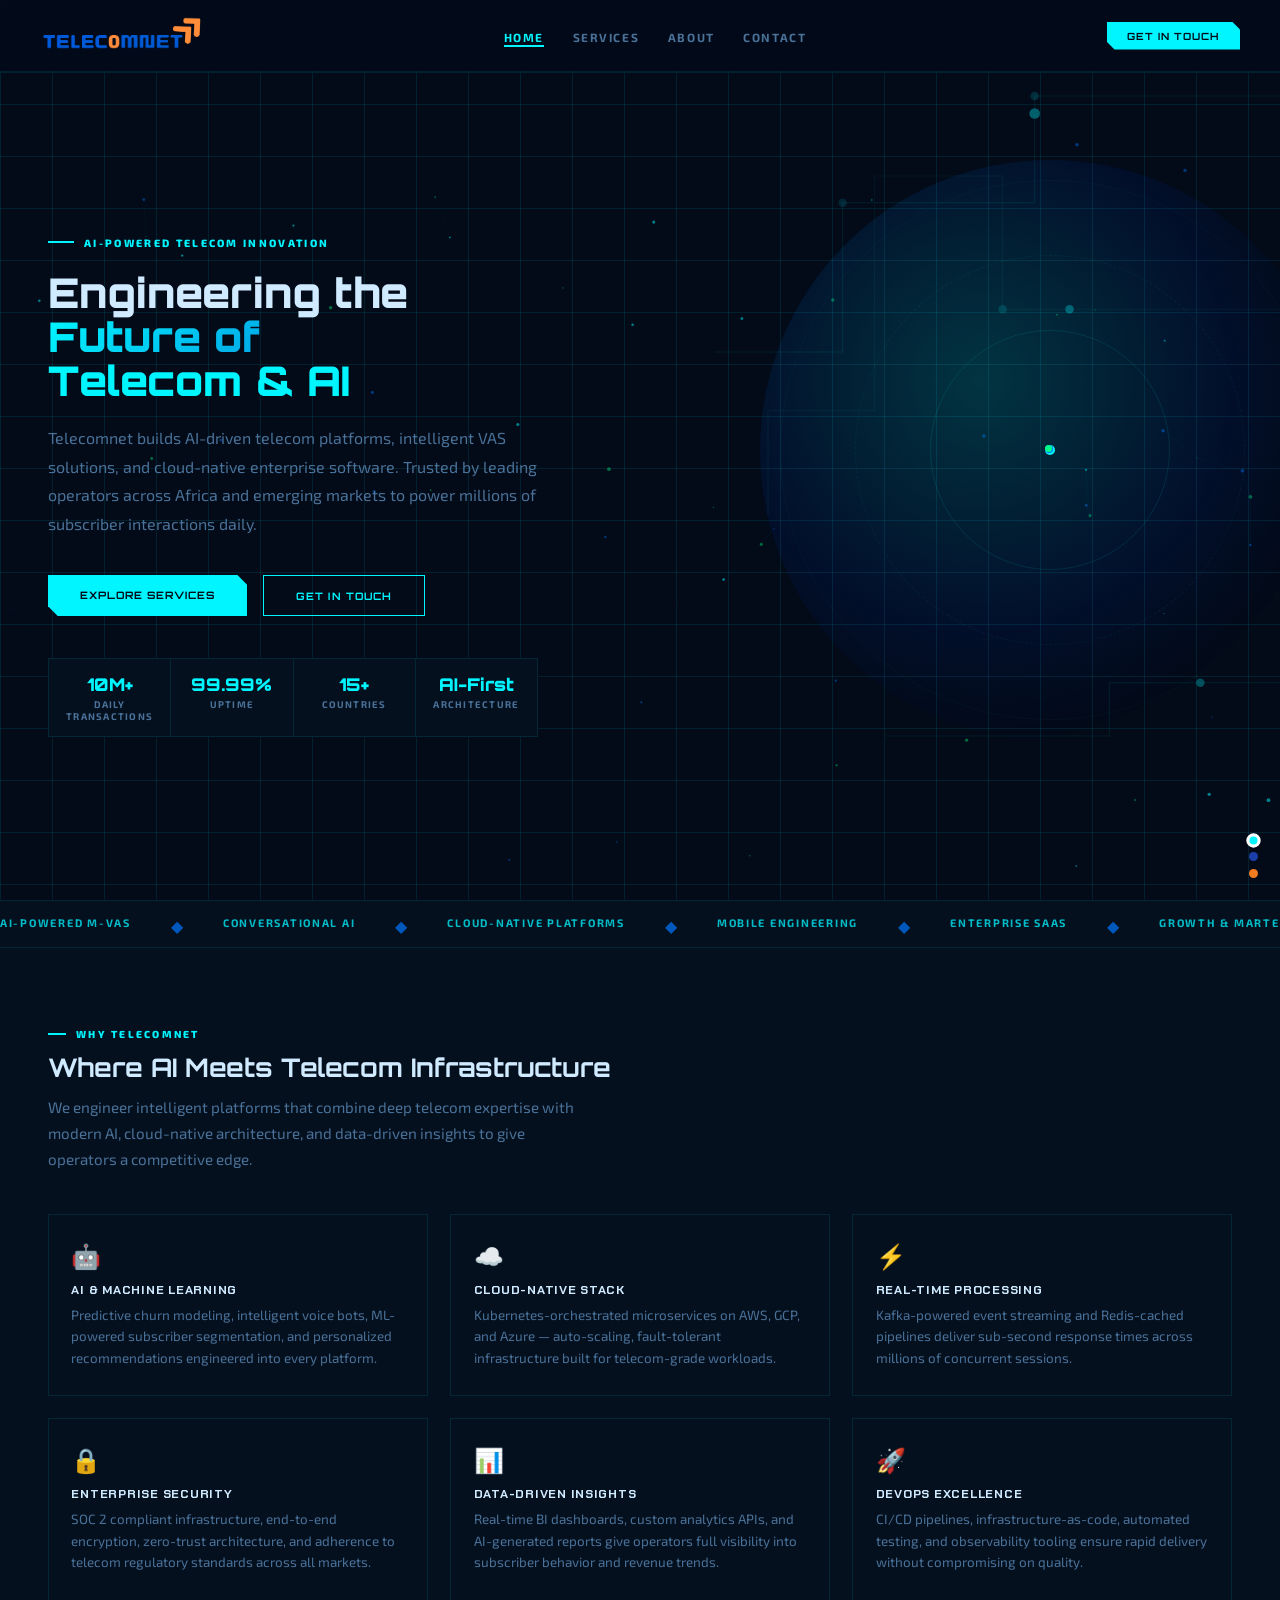
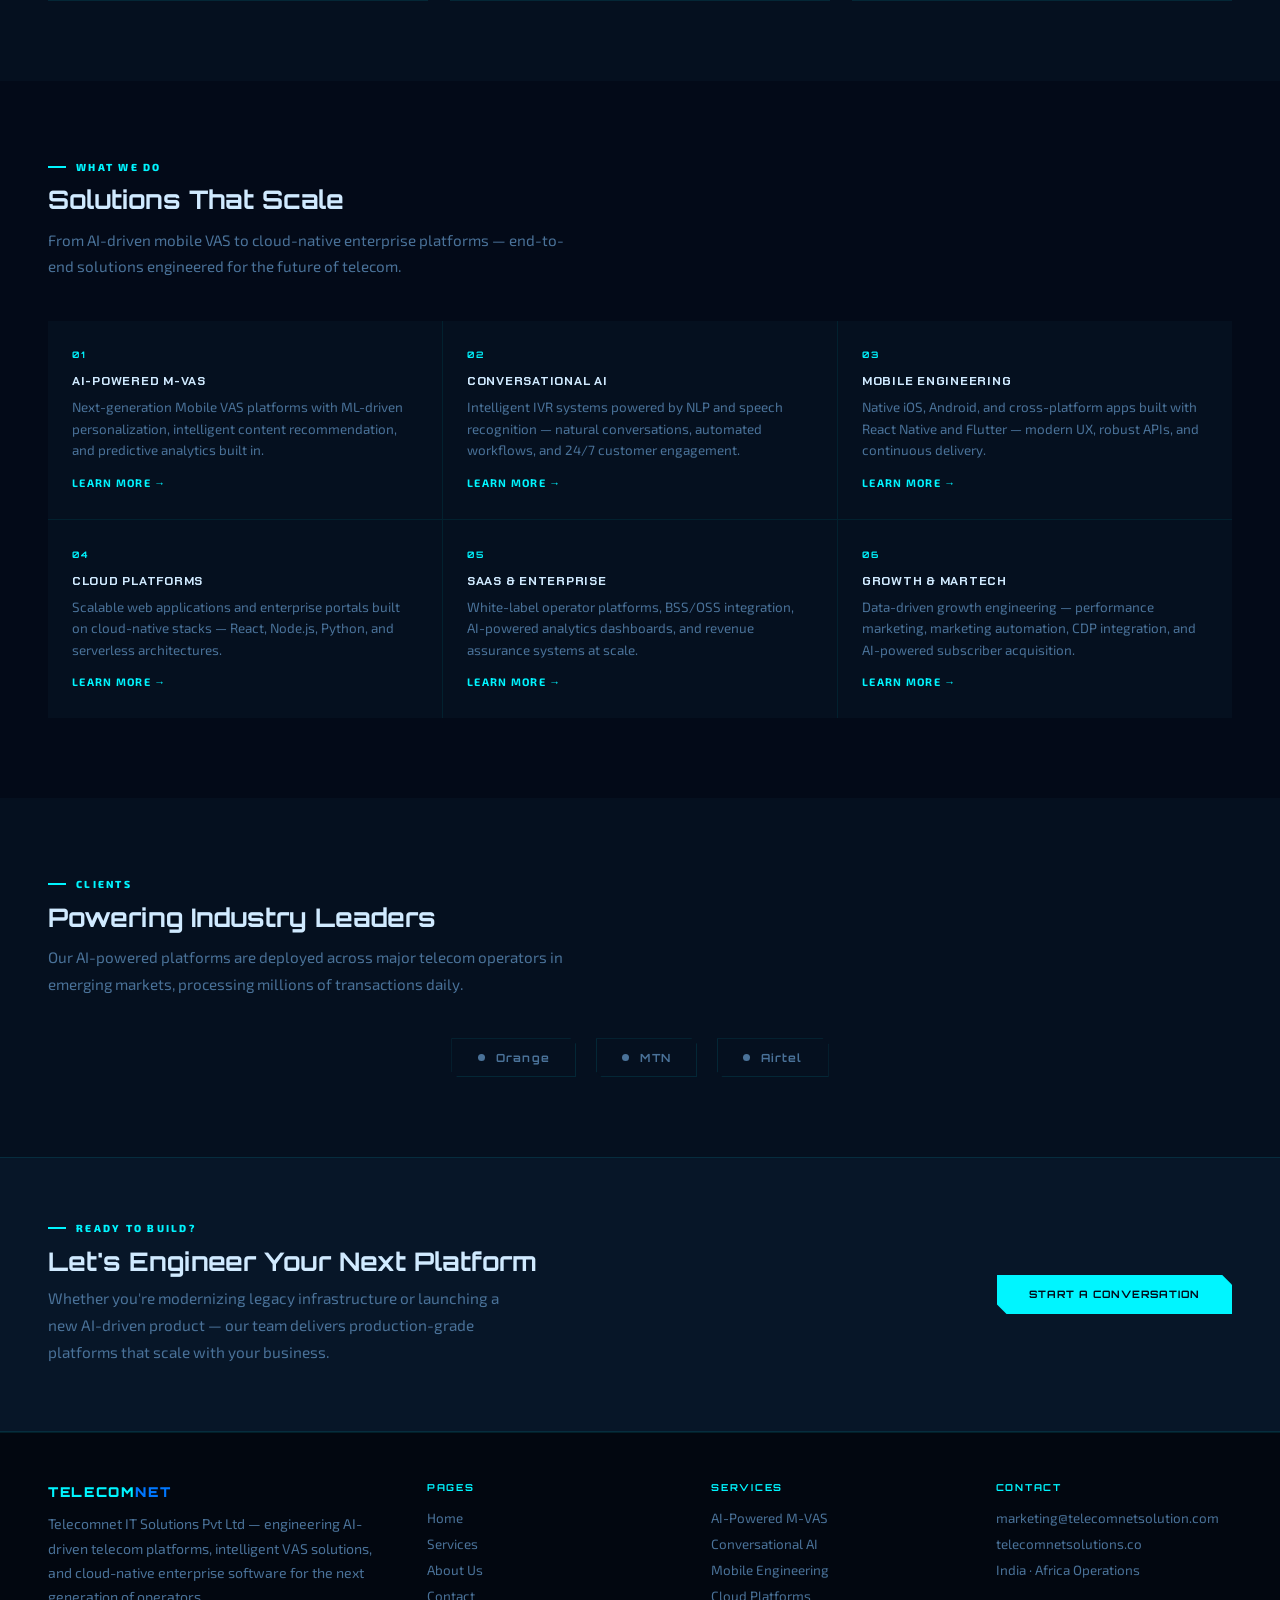
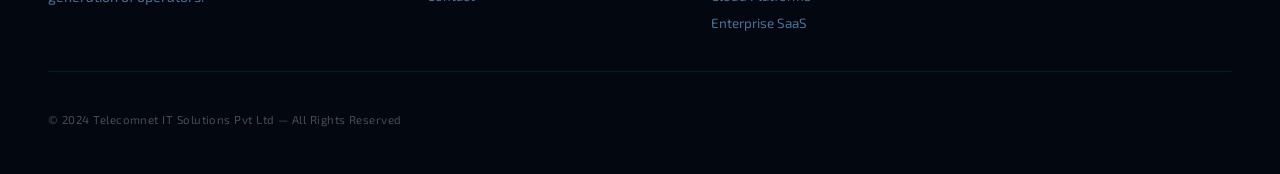
<file: index.html>
<!DOCTYPE html>
<html lang="en" data-theme="scifi">
<head>
<meta charset="UTF-8"/><meta name="viewport" content="width=device-width,initial-scale=1"/>
<title>Telecomnet Solutions — AI-Powered Telecom Innovation</title>
<link rel="stylesheet" href="style.css"/>
<style>
.hero{min-height:100vh;display:flex;align-items:center;padding:8rem 3rem 4rem;position:relative;overflow:hidden;z-index:1}
.hero-grid{position:absolute;inset:0;background-image:linear-gradient(var(--border) 1px,transparent 1px),linear-gradient(90deg,var(--border) 1px,transparent 1px);background-size:52px 52px;animation:gridMove 18s linear infinite}
.hero-orb-wrap{position:absolute;right:-60px;top:50%;transform:translateY(-50%);width:580px;height:580px;pointer-events:none}
.hero-orb{position:absolute;inset:0;border-radius:50%;animation:orbFloat 6s ease-in-out infinite}
[data-theme="scifi"] .hero-orb{background:radial-gradient(circle at 38% 38%,rgba(0,245,255,.18),rgba(0,60,200,.1) 50%,transparent 72%)}
[data-theme="blueprint"] .hero-orb{background:radial-gradient(circle at 38% 38%,rgba(26,63,168,.13),rgba(244,124,32,.06) 50%,transparent 72%)}
[data-theme="premium"] .hero-orb{background:radial-gradient(circle at 38% 38%,rgba(244,124,32,.18),rgba(26,63,168,.1) 50%,transparent 72%)}
@keyframes orbFloat{0%,100%{transform:scale(1)}50%{transform:scale(1.04)}}
.orb-ring{position:absolute;border-radius:50%;top:50%;left:50%;transform:translate(-50%,-50%);border:1px solid var(--border)}
.orb-ring:nth-child(2){width:240px;height:240px;animation:spin 13s linear infinite}
.orb-ring:nth-child(3){width:390px;height:390px;animation:spin 23s linear infinite reverse;border-style:dashed;opacity:.6}
.orb-ring:nth-child(4){width:540px;height:540px;animation:spin 37s linear infinite;opacity:.28}
@keyframes spin{from{transform:translate(-50%,-50%) rotate(0deg)}to{transform:translate(-50%,-50%) rotate(360deg)}}
.od{position:absolute;border-radius:50%;top:50%;left:50%;margin:-5px 0 0 -5px}
.od:nth-child(5){width:10px;height:10px;background:var(--a1);animation:od1 7s linear infinite}
.od:nth-child(6){width:8px;height:8px;background:var(--a2);animation:od2 13s linear infinite reverse}
.od:nth-child(7){width:7px;height:7px;background:var(--a3);animation:od3 19s linear infinite}
@keyframes od1{from{transform:rotate(0deg) translateX(120px)}to{transform:rotate(360deg) translateX(120px)}}
@keyframes od2{from{transform:rotate(0deg) translateX(195px)}to{transform:rotate(360deg) translateX(195px)}}
@keyframes od3{from{transform:rotate(0deg) translateX(270px)}to{transform:rotate(360deg) translateX(270px)}}
.hero-circuit{position:absolute;right:0;top:0;bottom:0;width:50%;opacity:.45;pointer-events:none;color:var(--a1)}
.hero-content{position:relative;z-index:2;max-width:640px}
.hero-eyebrow{display:inline-flex;align-items:center;gap:10px;font-size:.66rem;font-weight:800;letter-spacing:.22em;text-transform:uppercase;color:var(--a1);margin-bottom:1.4rem}
.hero-eyebrow::before{content:'';width:26px;height:2px;background:var(--a1)}
.hero h1{font-family:'Orbitron',monospace;font-size:clamp(2rem,3.2vw,3.2rem);font-weight:900;line-height:1.08;margin-bottom:1.3rem}
.h1a{display:block;color:var(--text)}
.h1b{display:block;background:var(--grad);-webkit-background-clip:text;-webkit-text-fill-color:transparent;background-clip:text}
.h1c{display:block;color:var(--a1)}
.hero-desc{font-size:1rem;line-height:1.78;color:var(--muted);max-width:490px;margin-bottom:2.3rem}
.hero-btns{display:flex;gap:1rem;flex-wrap:wrap;margin-bottom:2.6rem}
.hero-stats{display:flex;border:1px solid var(--border);background:var(--card);overflow:hidden;max-width:520px}
[data-theme="premium"] .hero-stats{background:rgba(255,255,255,.05);backdrop-filter:blur(12px)}
.hs{flex:1;padding:.9rem 1rem;text-align:center;border-right:1px solid var(--border);position:relative;overflow:hidden}
.hs:last-child{border-right:none}
.hs::after{content:'';position:absolute;bottom:0;left:0;right:0;height:2px;background:var(--a1);transform:scaleX(0);transition:transform .3s}
.hs:hover::after{transform:scaleX(1)}
.hs-n{font-family:'Orbitron',monospace;font-size:1.1rem;font-weight:900;color:var(--num);display:block}
.hs-l{font-size:.6rem;font-weight:700;letter-spacing:.13em;text-transform:uppercase;color:var(--muted);display:block;margin-top:.14rem}

.why-grid{display:grid;grid-template-columns:repeat(3,1fr);gap:1.4rem;margin-top:1rem}
.why-card{padding:1.6rem 1.4rem;border:1px solid var(--border);background:var(--card);position:relative;overflow:hidden}
[data-theme="blueprint"] .why-card{background:#fff}
.why-card::after{content:'';position:absolute;bottom:0;left:0;right:0;height:2px;background:linear-gradient(90deg,var(--a1),var(--a2));transform:scaleX(0);transition:transform .35s;transform-origin:left}
.why-card:hover::after{transform:scaleX(1)}
.why-icon{font-size:1.5rem;margin-bottom:.7rem;display:block}
.why-card h3{font-size:.78rem;margin-bottom:.45rem}
.why-card p{font-size:.84rem;line-height:1.6}
.srv-teaser{display:grid;grid-template-columns:repeat(3,1fr);gap:1px;background:var(--border)}
.st-card{background:var(--card);padding:1.8rem 1.5rem;position:relative;overflow:hidden;transition:background .25s}
[data-theme="blueprint"] .st-card{background:#fff}
.st-card::before{content:'';position:absolute;top:0;left:0;right:0;height:3px;background:linear-gradient(90deg,var(--a1),var(--a2));transform:scaleX(0);transition:transform .3s;transform-origin:left}
.st-card:hover{background:var(--bg3)}
.st-card:hover::before{transform:scaleX(1)}
.st-num{font-family:'Orbitron',monospace;font-size:.56rem;font-weight:700;letter-spacing:.18em;color:var(--a1);display:block;margin-bottom:.8rem}
.st-card h3{font-size:.78rem;margin-bottom:.5rem}
.st-card p{font-size:.84rem;line-height:1.6}
.st-card a{display:inline-flex;align-items:center;gap:6px;font-size:.68rem;font-weight:700;letter-spacing:.12em;text-transform:uppercase;color:var(--a1);text-decoration:none;margin-top:.9rem;transition:gap .2s}
.st-card a:hover{gap:10px}
.clients-section{background:var(--bg2);transition:background .55s}
[data-theme="blueprint"] .clients-section{background:#fff}
.clients-logos{display:flex;gap:1.2rem;justify-content:center;flex-wrap:wrap;margin-top:.5rem}
.cl-badge{display:flex;align-items:center;gap:.7rem;font-family:'Orbitron',monospace;font-size:.7rem;font-weight:700;letter-spacing:.1em;padding:.72rem 1.6rem;border:1.5px solid var(--border);color:var(--muted);background:var(--card);transition:all .25s;cursor:default;clip-path:polygon(0 0,calc(100% - 6px) 0,100% 6px,100% 100%,6px 100%,0 calc(100% - 6px))}
.cl-badge:hover{border-color:var(--a1);color:var(--a1)}
.cl-dot{width:7px;height:7px;border-radius:50%;background:var(--muted);flex-shrink:0;transition:background .25s}
.cl-badge:hover .cl-dot{background:var(--a1)}
.cta-band{background:var(--bg3);border-top:1px solid var(--border);border-bottom:1px solid var(--border);padding:4rem 3rem;display:flex;align-items:center;justify-content:space-between;gap:2rem;flex-wrap:wrap}
[data-theme="blueprint"] .cta-band{background:#fff}
.cta-band h2{margin:0;max-width:500px}
@media(max-width:1024px){
  .why-grid{grid-template-columns:repeat(3,1fr)}
  .srv-teaser{grid-template-columns:repeat(3,1fr)}
}
@media(max-width:900px){
  .hero{padding:7rem 2rem 3.5rem !important;min-height:auto !important}
  .hero-content{width:100%;max-width:100%}
  .hero-orb-wrap{opacity:.3}
  .hero-stats{display:grid !important;grid-template-columns:1fr 1fr !important;max-width:100% !important;overflow:visible !important}
  .hs{flex:none !important;border-right:1px solid var(--border) !important;border-bottom:1px solid var(--border) !important}
  .hs:nth-child(2n){border-right:none !important}
  .hs:nth-child(3),.hs:nth-child(4){border-bottom:none !important}
  .why-grid{grid-template-columns:1fr 1fr}
  .srv-teaser{grid-template-columns:1fr 1fr}
}
@media(max-width:640px){
  .hero{padding:5.5rem 1.2rem 3rem !important}
  .hero-orb-wrap{display:none !important}
  .why-grid,.srv-teaser{grid-template-columns:1fr}
  .hero-stats{grid-template-columns:1fr 1fr !important}
}
@media(max-width:480px){
  .hero{padding:5rem 1rem 2.5rem !important}
  .why-grid,.srv-teaser{grid-template-columns:1fr}
}
</style>
</head>
<body>
<canvas id="bgcanvas"></canvas>
<div id="theme-toast"></div>
<div class="theme-dots">
  <div class="tdot" data-t="scifi"></div>
  <div class="tdot" data-t="blueprint"></div>
  <div class="tdot" data-t="premium"></div>
</div>

<nav>
  <a href="index.html" class="nav-logo"><img src="images/telecomnet-logo.png" alt="Telecomnet Solutions"/></a>
  <ul class="nav-links">
    <li><a href="index.html" class="active-link">Home</a></li>
    <li><a href="services.html">Services</a></li>
    <li><a href="about.html">About</a></li>
    <li><a href="contact.html">Contact</a></li>
  </ul>
  <a href="contact.html" class="nav-cta">Get in Touch</a>
  <button class="nav-burger" id="navBurger" aria-label="Toggle menu" aria-expanded="false">
    <span></span><span></span><span></span>
  </button>
</nav>
<div class="nav-mobile" id="navMobile">
  <div class="nav-mobile-inner">
    <a href="index.html" class="active-link">Home</a>
    <a href="services.html">Services</a>
    <a href="about.html">About</a>
    <a href="contact.html">Contact</a>
    <a href="contact.html" class="mob-cta">Get in Touch</a>
  </div>
</div>

<section class="hero">
  <div class="hero-grid"></div>
  <div class="hero-orb-wrap">
    <div class="hero-orb"></div>
    <div class="orb-ring"></div><div class="orb-ring"></div><div class="orb-ring"></div>
    <div class="od"></div><div class="od"></div><div class="od"></div>
  </div>
  <svg class="hero-circuit" viewBox="0 0 600 800" fill="none">
    <path d="M600 90 H370 V190 H190 V330 H70" stroke="currentColor" stroke-width="1" opacity=".2"/>
    <path d="M600 290 H340 V165 H220 V385 H120 V485" stroke="currentColor" stroke-width="1" opacity=".13"/>
    <path d="M600 640 H440 V690 H230" stroke="currentColor" stroke-width="1.1" opacity=".16"/>
    <circle cx="370" cy="90" r="4" fill="currentColor" opacity=".35"/>
    <circle cx="190" cy="190" r="4" fill="currentColor" opacity=".28"/>
    <circle cx="340" cy="290" r="4" fill="currentColor" opacity=".32"/>
    <circle r="5" fill="currentColor" opacity=".8"><animateMotion dur="5s" repeatCount="indefinite" path="M600 90 H370 V190 H190 V330 H70"/></circle>
    <circle r="4" fill="currentColor" opacity=".7"><animateMotion dur="7.5s" repeatCount="indefinite" path="M600 290 H340 V165 H220 V385 H120 V485"/></circle>
    <circle r="4" fill="currentColor" opacity=".65"><animateMotion dur="9s" repeatCount="indefinite" path="M600 640 H440 V690 H230"/></circle>
  </svg>
  <div class="hero-content">
    <div class="hero-eyebrow">AI-Powered Telecom Innovation</div>
    <h1>
      <span class="h1a">Engineering the</span>
      <span class="h1b">Future of</span>
      <span class="h1c">Telecom &amp; AI</span>
    </h1>
    <p class="hero-desc">Telecomnet builds AI-driven telecom platforms, intelligent VAS solutions, and cloud-native enterprise software. Trusted by leading operators across Africa and emerging markets to power millions of subscriber interactions daily.</p>
    <div class="hero-btns">
      <a href="services.html" class="btn-p">Explore Services</a>
      <a href="contact.html" class="btn-s">Get in Touch</a>
    </div>
    <div class="hero-stats">
      <div class="hs"><span class="hs-n">10M+</span><span class="hs-l">Daily Transactions</span></div>
      <div class="hs"><span class="hs-n">99.99%</span><span class="hs-l">Uptime</span></div>
      <div class="hs"><span class="hs-n">15+</span><span class="hs-l">Countries</span></div>
      <div class="hs"><span class="hs-n">AI-First</span><span class="hs-l">Architecture</span></div>
    </div>
  </div>
</section>

<div class="ticker">
  <div class="t-inner">
    <span class="t-item">AI-Powered M-VAS</span><span class="t-sep">◆</span><span class="t-item">Conversational AI</span><span class="t-sep">◆</span><span class="t-item">Cloud-Native Platforms</span><span class="t-sep">◆</span><span class="t-item">Mobile Engineering</span><span class="t-sep">◆</span><span class="t-item">Enterprise SaaS</span><span class="t-sep">◆</span><span class="t-item">Growth &amp; MarTech</span><span class="t-sep">◆</span><span class="t-item">Machine Learning</span><span class="t-sep">◆</span><span class="t-item">DevOps Excellence</span><span class="t-sep">◆</span><span class="t-item">AI-Powered M-VAS</span><span class="t-sep">◆</span><span class="t-item">Conversational AI</span><span class="t-sep">◆</span><span class="t-item">Cloud-Native Platforms</span><span class="t-sep">◆</span><span class="t-item">Mobile Engineering</span><span class="t-sep">◆</span><span class="t-item">Enterprise SaaS</span><span class="t-sep">◆</span><span class="t-item">Growth &amp; MarTech</span><span class="t-sep">◆</span>
  </div>
</div>

<section style="background:var(--bg2)">
  <div class="sec-tag">Why Telecomnet</div>
  <h2>Where AI Meets Telecom Infrastructure</h2>
  <p class="sec-sub">We engineer intelligent platforms that combine deep telecom expertise with modern AI, cloud-native architecture, and data-driven insights to give operators a competitive edge.</p>
  <div class="why-grid">
    <div class="why-card"><span class="why-icon">🤖</span><h3>AI &amp; Machine Learning</h3><p>Predictive churn modeling, intelligent voice bots, ML-powered subscriber segmentation, and personalized recommendations engineered into every platform.</p></div>
    <div class="why-card"><span class="why-icon">☁️</span><h3>Cloud-Native Stack</h3><p>Kubernetes-orchestrated microservices on AWS, GCP, and Azure — auto-scaling, fault-tolerant infrastructure built for telecom-grade workloads.</p></div>
    <div class="why-card"><span class="why-icon">⚡</span><h3>Real-Time Processing</h3><p>Kafka-powered event streaming and Redis-cached pipelines deliver sub-second response times across millions of concurrent sessions.</p></div>
    <div class="why-card"><span class="why-icon">🔒</span><h3>Enterprise Security</h3><p>SOC 2 compliant infrastructure, end-to-end encryption, zero-trust architecture, and adherence to telecom regulatory standards across all markets.</p></div>
    <div class="why-card"><span class="why-icon">📊</span><h3>Data-Driven Insights</h3><p>Real-time BI dashboards, custom analytics APIs, and AI-generated reports give operators full visibility into subscriber behavior and revenue trends.</p></div>
    <div class="why-card"><span class="why-icon">🚀</span><h3>DevOps Excellence</h3><p>CI/CD pipelines, infrastructure-as-code, automated testing, and observability tooling ensure rapid delivery without compromising on quality.</p></div>
  </div>
</section>

<section>
  <div class="sec-tag">What We Do</div>
  <h2>Solutions That Scale</h2>
  <p class="sec-sub">From AI-driven mobile VAS to cloud-native enterprise platforms — end-to-end solutions engineered for the future of telecom.</p>
  <div class="srv-teaser">
    <div class="st-card"><span class="st-num">01</span><h3>AI-Powered M-VAS</h3><p>Next-generation Mobile VAS platforms with ML-driven personalization, intelligent content recommendation, and predictive analytics built in.</p><a href="services.html">Learn More →</a></div>
    <div class="st-card"><span class="st-num">02</span><h3>Conversational AI</h3><p>Intelligent IVR systems powered by NLP and speech recognition — natural conversations, automated workflows, and 24/7 customer engagement.</p><a href="services.html">Learn More →</a></div>
    <div class="st-card"><span class="st-num">03</span><h3>Mobile Engineering</h3><p>Native iOS, Android, and cross-platform apps built with React Native and Flutter — modern UX, robust APIs, and continuous delivery.</p><a href="services.html">Learn More →</a></div>
    <div class="st-card"><span class="st-num">04</span><h3>Cloud Platforms</h3><p>Scalable web applications and enterprise portals built on cloud-native stacks — React, Node.js, Python, and serverless architectures.</p><a href="services.html">Learn More →</a></div>
    <div class="st-card"><span class="st-num">05</span><h3>SaaS &amp; Enterprise</h3><p>White-label operator platforms, BSS/OSS integration, AI-powered analytics dashboards, and revenue assurance systems at scale.</p><a href="services.html">Learn More →</a></div>
    <div class="st-card"><span class="st-num">06</span><h3>Growth &amp; MarTech</h3><p>Data-driven growth engineering — performance marketing, marketing automation, CDP integration, and AI-powered subscriber acquisition.</p><a href="services.html">Learn More →</a></div>
  </div>
</section>

<section class="clients-section">
  <div class="sec-tag">Clients</div>
  <h2>Powering Industry Leaders</h2>
  <p class="sec-sub">Our AI-powered platforms are deployed across major telecom operators in emerging markets, processing millions of transactions daily.</p>
  <div class="clients-logos">
    <div class="cl-badge"><div class="cl-dot"></div>Orange</div>
    <div class="cl-badge"><div class="cl-dot"></div>MTN</div>
    <div class="cl-badge"><div class="cl-dot"></div>Airtel</div>
  </div>
</section>

<div class="cta-band">
  <div>
    <div class="sec-tag">Ready to Build?</div>
    <h2>Let's Engineer Your Next Platform</h2>
    <p style="margin-top:.5rem;max-width:480px">Whether you're modernizing legacy infrastructure or launching a new AI-driven product — our team delivers production-grade platforms that scale with your business.</p>
  </div>
  <a href="contact.html" class="btn-p">Start a Conversation</a>
</div>

<footer>
  <div class="foot-top">
    <div class="foot-brand">
      <a href="index.html" style="text-decoration:none"><span class="foot-logo-text">TELECOM<span>NET</span></span></a>
      <p style="margin-top:.8rem">Telecomnet IT Solutions Pvt Ltd — engineering AI-driven telecom platforms, intelligent VAS solutions, and cloud-native enterprise software for the next generation of operators.</p>
    </div>
    <div><div class="foot-col-title">Pages</div><ul class="foot-links"><li><a href="index.html">Home</a></li><li><a href="services.html">Services</a></li><li><a href="about.html">About Us</a></li><li><a href="contact.html">Contact</a></li></ul></div>
    <div><div class="foot-col-title">Services</div><ul class="foot-links"><li><a href="services.html">AI-Powered M-VAS</a></li><li><a href="services.html">Conversational AI</a></li><li><a href="services.html">Mobile Engineering</a></li><li><a href="services.html">Cloud Platforms</a></li><li><a href="services.html">Enterprise SaaS</a></li></ul></div>
    <div><div class="foot-col-title">Contact</div><ul class="foot-links"><li><a href="mailto:marketing@telecomnetsolution.com">marketing@telecomnetsolution.com</a></li><li><a href="https://telecomnetsolutions.co">telecomnetsolutions.co</a></li><li><a href="#">India · Africa Operations</a></li></ul></div>
  </div>
  <div class="foot-bottom"><span class="foot-copy">© 2024 Telecomnet IT Solutions Pvt Ltd — All Rights Reserved</span></div>
</footer>

<script src="shared.js"></script>
</body>
</html>
</file>
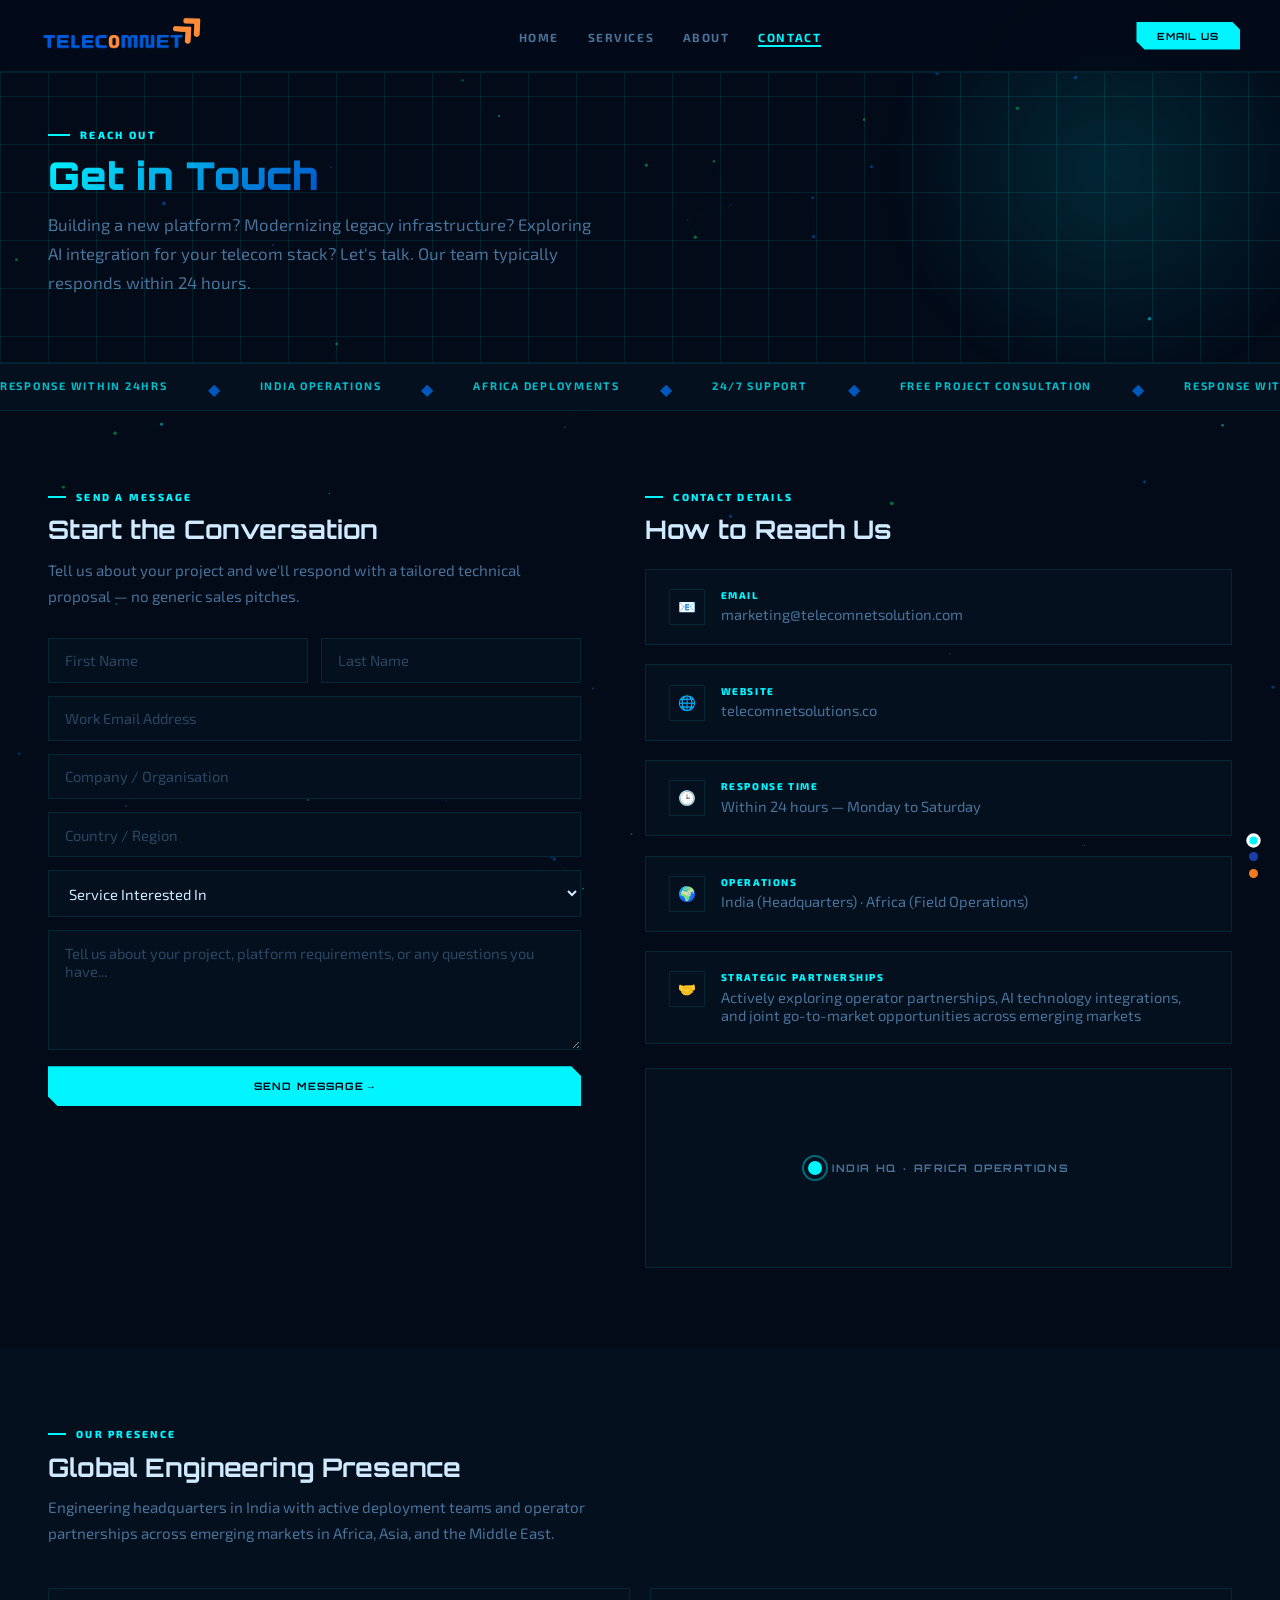
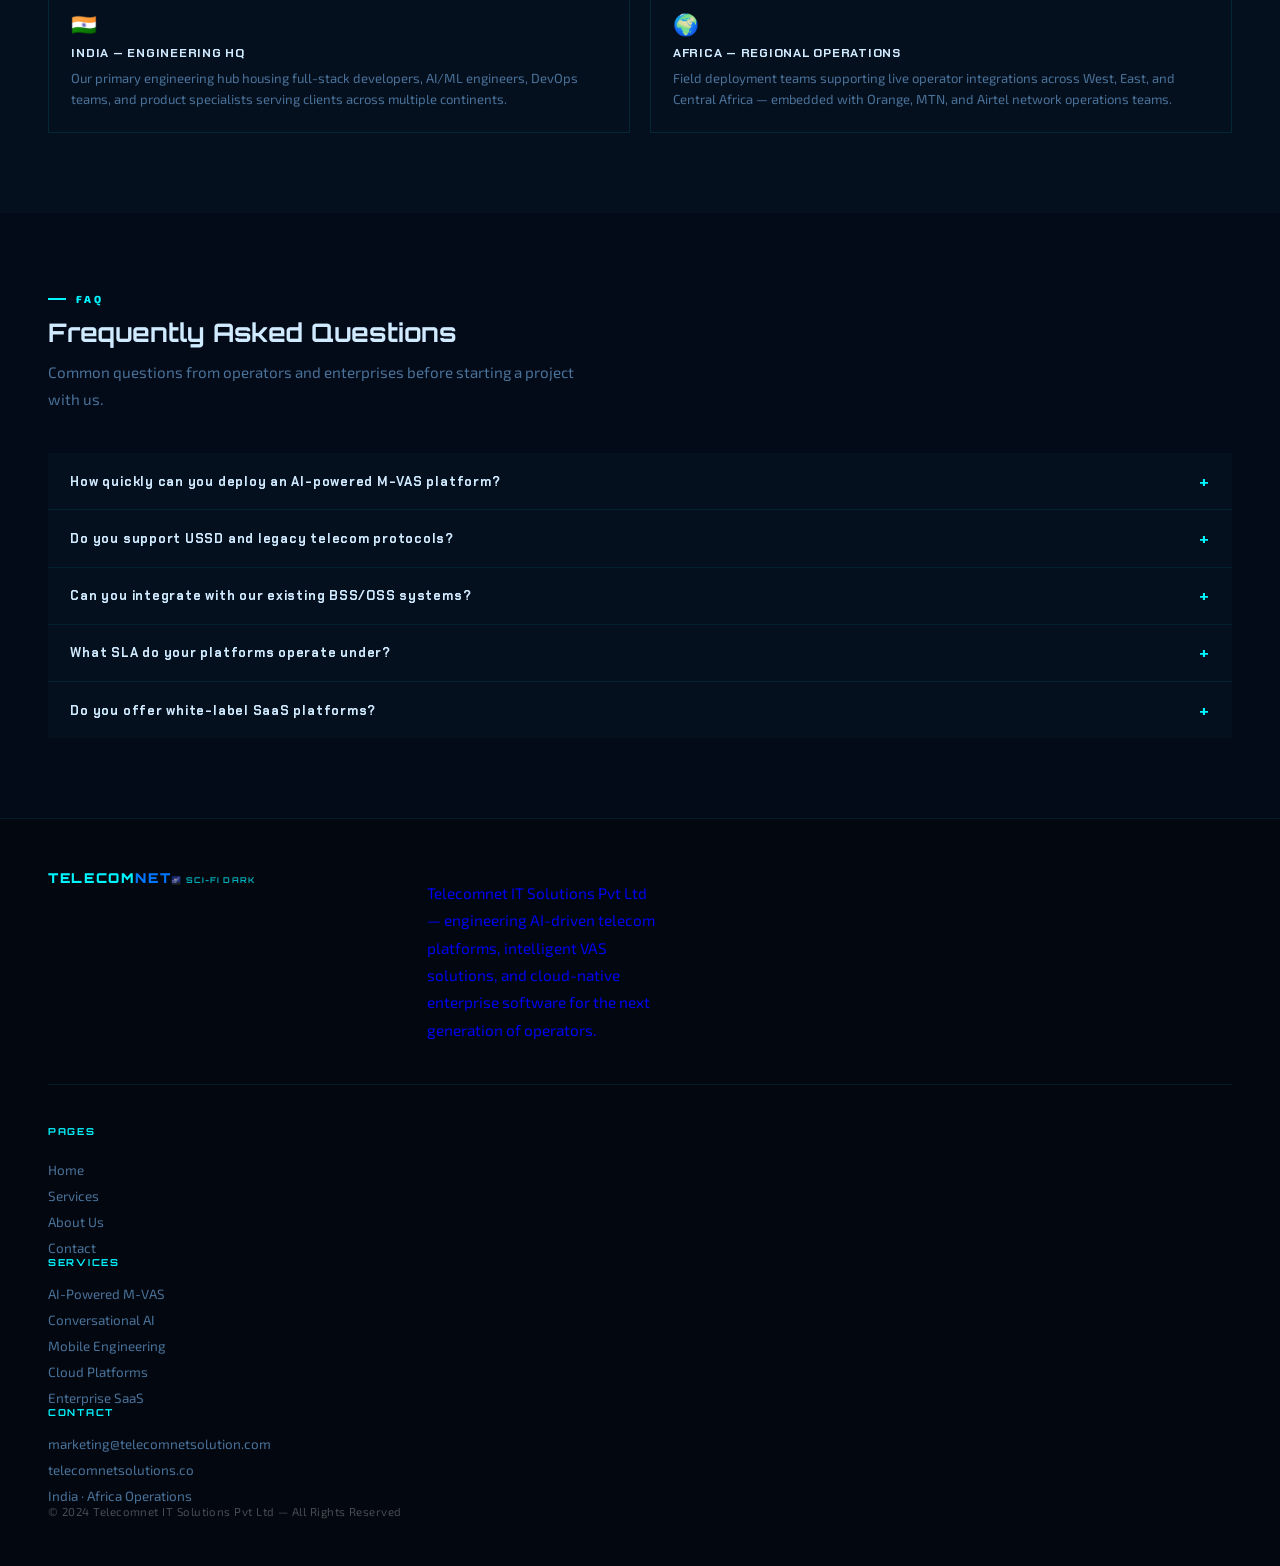
<file: contact.html>
<!DOCTYPE html>
<html lang="en" data-theme="scifi">
<head>
<meta charset="UTF-8"/><meta name="viewport" content="width=device-width,initial-scale=1"/>
<title>Telecomnet Solutions — Contact</title>
<link rel="stylesheet" href="style.css"/>
<style>
.contact-grid{display:grid;grid-template-columns:1fr 1.1fr;gap:4rem;align-items:start}
.contact-info-block{display:flex;flex-direction:column;gap:1.2rem}
.ci-row{display:flex;align-items:flex-start;gap:1rem;padding:1.2rem 1.4rem;border:1px solid var(--border);background:var(--card);transition:border-color .25s}
[data-theme="blueprint"] .ci-row{background:#fff}
.ci-row:hover{border-color:var(--a1)}
.ci-icon-box{width:36px;height:36px;flex-shrink:0;background:var(--bg2);border:1px solid var(--border);display:flex;align-items:center;justify-content:center;font-size:.9rem}
.ci-lbl{font-size:.62rem;font-weight:800;letter-spacing:.16em;text-transform:uppercase;color:var(--a1);margin-bottom:.28rem}
.ci-val{font-size:.92rem;color:var(--muted)}
.ci-val a{color:var(--muted);text-decoration:none;transition:color .2s}
.ci-val a:hover{color:var(--a1)}
.form-success{display:none;padding:1.2rem 1.5rem;border:1px solid var(--a1);background:rgba(0,0,0,.03);text-align:center}
[data-theme="scifi"] .form-success{background:rgba(0,245,255,.04)}
[data-theme="premium"] .form-success{background:rgba(244,124,32,.04)}
.form-success p{color:var(--a1);font-family:'Orbitron',monospace;font-size:.7rem;font-weight:700;letter-spacing:.1em}
.map-box{border:1px solid var(--border);overflow:hidden;margin-top:1.5rem;height:200px;background:var(--card);display:flex;align-items:center;justify-content:center;position:relative}
[data-theme="blueprint"] .map-box{background:#e8eeff}
.map-label{font-family:'Orbitron',monospace;font-size:.65rem;font-weight:700;letter-spacing:.15em;color:var(--muted);text-transform:uppercase}
.map-pulse{width:14px;height:14px;border-radius:50%;background:var(--a1);position:relative;margin-right:10px;flex-shrink:0}
.map-pulse::after{content:'';position:absolute;inset:-6px;border-radius:50%;border:2px solid var(--a1);opacity:.4;animation:mapRing 1.5s ease-out infinite}
@keyframes mapRing{from{transform:scale(1);opacity:.4}to{transform:scale(2.2);opacity:0}}
.offices-grid{display:grid;grid-template-columns:1fr 1fr;gap:1.2rem;margin-top:1rem}
.office-card{padding:1.4rem;border:1px solid var(--border);background:var(--card);position:relative;overflow:hidden}
[data-theme="blueprint"] .office-card{background:#fff}
.office-card::before{content:'';position:absolute;bottom:0;left:0;right:0;height:2px;background:linear-gradient(90deg,var(--a1),var(--a2));transform:scaleX(0);transition:transform .3s;transform-origin:left}
.office-card:hover::before{transform:scaleX(1)}
.office-flag{font-size:1.3rem;display:block;margin-bottom:.5rem}
.office-card h3{font-size:.78rem;margin-bottom:.4rem}
.office-card p{font-size:.82rem;line-height:1.6}
.faq-list{display:flex;flex-direction:column;gap:1px;background:var(--border);margin-top:1rem}
.faq-item{background:var(--card);overflow:hidden}
[data-theme="blueprint"] .faq-item{background:#fff}
.faq-q{width:100%;text-align:left;background:none;border:none;padding:1.1rem 1.4rem;font-family:'Chakra Petch',monospace;font-size:.8rem;font-weight:700;letter-spacing:.06em;color:var(--text);cursor:pointer;display:flex;justify-content:space-between;align-items:center;transition:color .2s}
.faq-q:hover{color:var(--a1)}
.faq-q span{color:var(--a1);font-size:1rem;transition:transform .3s}
.faq-q.open span{transform:rotate(45deg)}
.faq-a{max-height:0;overflow:hidden;transition:max-height .35s ease,padding .3s}
.faq-a.open{max-height:200px;padding:0 1.4rem 1.1rem}
.faq-a p{font-size:.88rem;line-height:1.68}
@media(max-width:1024px){
  .contact-grid{gap:2.5rem}
  .offices-grid{grid-template-columns:1fr 1fr}
}
@media(max-width:900px){
  .contact-grid{grid-template-columns:1fr;gap:2rem}
  .offices-grid{grid-template-columns:1fr 1fr}
}
@media(max-width:640px){
  .offices-grid{grid-template-columns:1fr}
  .faq-q{font-size:.74rem;padding:.9rem 1.1rem}
  .faq-a.open{padding:0 1.1rem .9rem}
}
@media(max-width:480px){
  .ci-row{padding:1rem}
  .map-box{height:160px}
}
</style>
</head>
<body>
<canvas id="bgcanvas"></canvas>
<div id="theme-toast"></div>
<div class="theme-dots">
  <div class="tdot" data-t="scifi"></div>
  <div class="tdot" data-t="blueprint"></div>
  <div class="tdot" data-t="premium"></div>
</div>
<nav>
  <a href="index.html" class="nav-logo"><img src="images/telecomnet-logo.png" alt="Telecomnet Solutions"/></a>
  <ul class="nav-links">
    <li><a href="index.html">Home</a></li>
    <li><a href="services.html">Services</a></li>
    <li><a href="about.html">About</a></li>
    <li><a href="contact.html" class="active-link">Contact</a></li>
  </ul>
  <a href="mailto:marketing@telecomnetsolution.com" class="nav-cta">Email Us</a>
  <button class="nav-burger" id="navBurger" aria-label="Toggle menu" aria-expanded="false">
    <span></span><span></span><span></span>
  </button>
</nav>
<div class="nav-mobile" id="navMobile">
  <div class="nav-mobile-inner">
    <a href="index.html">Home</a>
    <a href="services.html">Services</a>
    <a href="about.html">About</a>
    <a href="contact.html" class="active-link">Contact</a>
    <a href="mailto:marketing@telecomnetsolution.com" class="mob-cta">Email Us</a>
  </div>
</div>

<div class="page-header">
  <div class="page-header-grid"></div>
  <div class="page-header-glow"></div>
  <div class="ph-eyebrow">Reach Out</div>
  <h1><span class="h1-grad">Get in Touch</span></h1>
  <p>Building a new platform? Modernizing legacy infrastructure? Exploring AI integration for your telecom stack? Let's talk. Our team typically responds within 24 hours.</p>
</div>

<div class="ticker"><div class="t-inner"><span class="t-item">Response within 24hrs</span><span class="t-sep">◆</span><span class="t-item">India Operations</span><span class="t-sep">◆</span><span class="t-item">Africa Deployments</span><span class="t-sep">◆</span><span class="t-item">24/7 Support</span><span class="t-sep">◆</span><span class="t-item">Free Project Consultation</span><span class="t-sep">◆</span><span class="t-item">Response within 24hrs</span><span class="t-sep">◆</span><span class="t-item">India Operations</span><span class="t-sep">◆</span><span class="t-item">Africa Deployments</span><span class="t-sep">◆</span><span class="t-item">24/7 Support</span><span class="t-sep">◆</span><span class="t-item">Free Project Consultation</span><span class="t-sep">◆</span></div></div>

<!-- CONTACT FORM + INFO -->
<section>
  <div class="contact-grid">
    <!-- FORM -->
    <div>
      <div class="sec-tag">Send a Message</div>
      <h2>Start the Conversation</h2>
      <p class="sec-sub" style="margin-bottom:1.8rem">Tell us about your project and we'll respond with a tailored technical proposal — no generic sales pitches.</p>
      <form class="contact-form" id="contactForm" onsubmit="handleSubmit(event)">
        <div class="form-row">
          <input type="text" placeholder="First Name" required/>
          <input type="text" placeholder="Last Name" required/>
        </div>
        <input type="email" placeholder="Work Email Address" required/>
        <input type="text" placeholder="Company / Organisation"/>
        <input type="text" placeholder="Country / Region"/>
        <select>
          <option value="" disabled selected style="color:#999">Service Interested In</option>
          <option>AI-Powered M-VAS Platform</option>
          <option>Conversational AI &amp; IVR</option>
          <option>Mobile Engineering</option>
          <option>Cloud-Native Platforms</option>
          <option>Enterprise SaaS</option>
          <option>Growth &amp; MarTech</option>
          <option>General Enquiry</option>
        </select>
        <textarea placeholder="Tell us about your project, platform requirements, or any questions you have..."></textarea>
        <button type="submit" class="btn-p" style="width:100%;border:none;cursor:pointer;display:block;text-align:center">Send Message →</button>
      </form>
      <div class="form-success" id="formSuccess">
        <p>✓ Message Sent Successfully — We'll respond within 24 hours.</p>
      </div>
    </div>

    <!-- INFO -->
    <div>
      <div class="sec-tag">Contact Details</div>
      <h2>How to Reach Us</h2>
      <div class="contact-info-block" style="margin-top:1.5rem">
        <div class="ci-row">
          <div class="ci-icon-box">📧</div>
          <div><div class="ci-lbl">Email</div><div class="ci-val"><a href="mailto:marketing@telecomnetsolution.com">marketing@telecomnetsolution.com</a></div></div>
        </div>
        <div class="ci-row">
          <div class="ci-icon-box">🌐</div>
          <div><div class="ci-lbl">Website</div><div class="ci-val"><a href="https://telecomnetsolutions.co" target="_blank">telecomnetsolutions.co</a></div></div>
        </div>
        <div class="ci-row">
          <div class="ci-icon-box">🕒</div>
          <div><div class="ci-lbl">Response Time</div><div class="ci-val">Within 24 hours — Monday to Saturday</div></div>
        </div>
        <div class="ci-row">
          <div class="ci-icon-box">🌍</div>
          <div><div class="ci-lbl">Operations</div><div class="ci-val">India (Headquarters) · Africa (Field Operations)</div></div>
        </div>
        <div class="ci-row">
          <div class="ci-icon-box">🤝</div>
          <div><div class="ci-lbl">Strategic Partnerships</div><div class="ci-val">Actively exploring operator partnerships, AI technology integrations, and joint go-to-market opportunities across emerging markets</div></div>
        </div>
      </div>

      <div class="map-box">
        <div class="map-pulse"></div>
        <span class="map-label">India HQ · Africa Operations</span>
      </div>
    </div>
  </div>
</section>

<!-- OFFICES -->
<section style="background:var(--bg2)">
  <div class="sec-tag">Our Presence</div>
  <h2>Global Engineering Presence</h2>
  <p class="sec-sub">Engineering headquarters in India with active deployment teams and operator partnerships across emerging markets in Africa, Asia, and the Middle East.</p>
  <div class="offices-grid">
    <div class="office-card"><span class="office-flag">🇮🇳</span><h3>India — Engineering HQ</h3><p>Our primary engineering hub housing full-stack developers, AI/ML engineers, DevOps teams, and product specialists serving clients across multiple continents.</p></div>
    <div class="office-card"><span class="office-flag">🌍</span><h3>Africa — Regional Operations</h3><p>Field deployment teams supporting live operator integrations across West, East, and Central Africa — embedded with Orange, MTN, and Airtel network operations teams.</p></div>
  </div>
</section>

<!-- FAQ -->
<section>
  <div class="sec-tag">FAQ</div>
  <h2>Frequently Asked Questions</h2>
  <p class="sec-sub">Common questions from operators and enterprises before starting a project with us.</p>
  <div class="faq-list">
    <div class="faq-item">
      <button class="faq-q" onclick="toggleFaq(this)">How quickly can you deploy an AI-powered M-VAS platform? <span>+</span></button>
      <div class="faq-a"><p>Standard deployments take 6–10 weeks from kick-off to go-live, depending on integration complexity and AI model training requirements. Our cloud-native architecture allows rapid pilots in as little as 3 weeks for proof-of-concept deployments.</p></div>
    </div>
    <div class="faq-item">
      <button class="faq-q" onclick="toggleFaq(this)">Do you support USSD and legacy telecom protocols? <span>+</span></button>
      <div class="faq-a"><p>Absolutely. We support the full telecom protocol stack — USSD, SS7, SIGTRAN, Diameter, RCS, and modern REST/GraphQL APIs. Our gateways bridge legacy infrastructure with modern AI-powered services, giving operators the best of both worlds.</p></div>
    </div>
    <div class="faq-item">
      <button class="faq-q" onclick="toggleFaq(this)">Can you integrate with our existing BSS/OSS systems? <span>+</span></button>
      <div class="faq-a"><p>Yes — we have deep integration experience with Ericsson IN, Huawei SDP, Comverse, Amdocs, and custom BSS/OSS stacks via REST, SOAP, gRPC, and Kafka event streams. Every engagement starts with a technical discovery session to map your existing landscape.</p></div>
    </div>
    <div class="faq-item">
      <button class="faq-q" onclick="toggleFaq(this)">What SLA do your platforms operate under? <span>+</span></button>
      <div class="faq-a"><p>Our standard production SLA is 99.99% uptime with 24/7 observability, automated failover via Kubernetes, and 1-hour response time for P1 incidents. We provide real-time SLA dashboards with full transparency into platform health.</p></div>
    </div>
    <div class="faq-item">
      <button class="faq-q" onclick="toggleFaq(this)">Do you offer white-label SaaS platforms? <span>+</span></button>
      <div class="faq-a"><p>Yes — all platforms are fully white-labellable with operator branding, custom domains, theming, and configurable workflows. Multi-tenant architectures support multiple brands on a single deployment with strict data isolation.</p></div>
    </div>
  </div>
</section>

<!-- FOOTER -->
<footer>
  <div class="foot-top">
    <div class="foot-brand"><a href="index.html" style="text-decoration:none"><span class="foot-logo-text">TELECOM<span>NET</span></span><span class="foot-theme-lbl" id="foot-theme-lbl">🌌 Sci-Fi Dark</span></div><p style="margin-top:.8rem">Telecomnet IT Solutions Pvt Ltd — engineering AI-driven telecom platforms, intelligent VAS solutions, and cloud-native enterprise software for the next generation of operators.</p></div>
    <div><div class="foot-col-title">Pages</div><ul class="foot-links"><li><a href="index.html">Home</a></li><li><a href="services.html">Services</a></li><li><a href="about.html">About Us</a></li><li><a href="contact.html">Contact</a></li></ul></div>
    <div><div class="foot-col-title">Services</div><ul class="foot-links"><li><a href="services.html">AI-Powered M-VAS</a></li><li><a href="services.html">Conversational AI</a></li><li><a href="services.html">Mobile Engineering</a></li><li><a href="services.html">Cloud Platforms</a></li><li><a href="services.html">Enterprise SaaS</a></li></ul></div>
    <div><div class="foot-col-title">Contact</div><ul class="foot-links"><li><a href="mailto:marketing@telecomnetsolution.com">marketing@telecomnetsolution.com</a></li><li><a href="https://telecomnetsolutions.co">telecomnetsolutions.co</a></li><li><a href="#">India · Africa Operations</a></li></ul></div>
  </div>
  <div class="foot-bottom"><span class="foot-copy">© 2024 Telecomnet IT Solutions Pvt Ltd — All Rights Reserved</span></div>
</footer>

<script src="shared.js"></script>
<script>
function handleSubmit(e){
  e.preventDefault();
  document.getElementById('contactForm').style.display='none';
  document.getElementById('formSuccess').style.display='block';
}
function toggleFaq(btn){
  const answer = btn.nextElementSibling;
  const isOpen = answer.classList.contains('open');
  document.querySelectorAll('.faq-a.open').forEach(a=>a.classList.remove('open'));
  document.querySelectorAll('.faq-q.open').forEach(q=>q.classList.remove('open'));
  if(!isOpen){ answer.classList.add('open'); btn.classList.add('open'); }
}
</script>
</body>
</html>
</file>
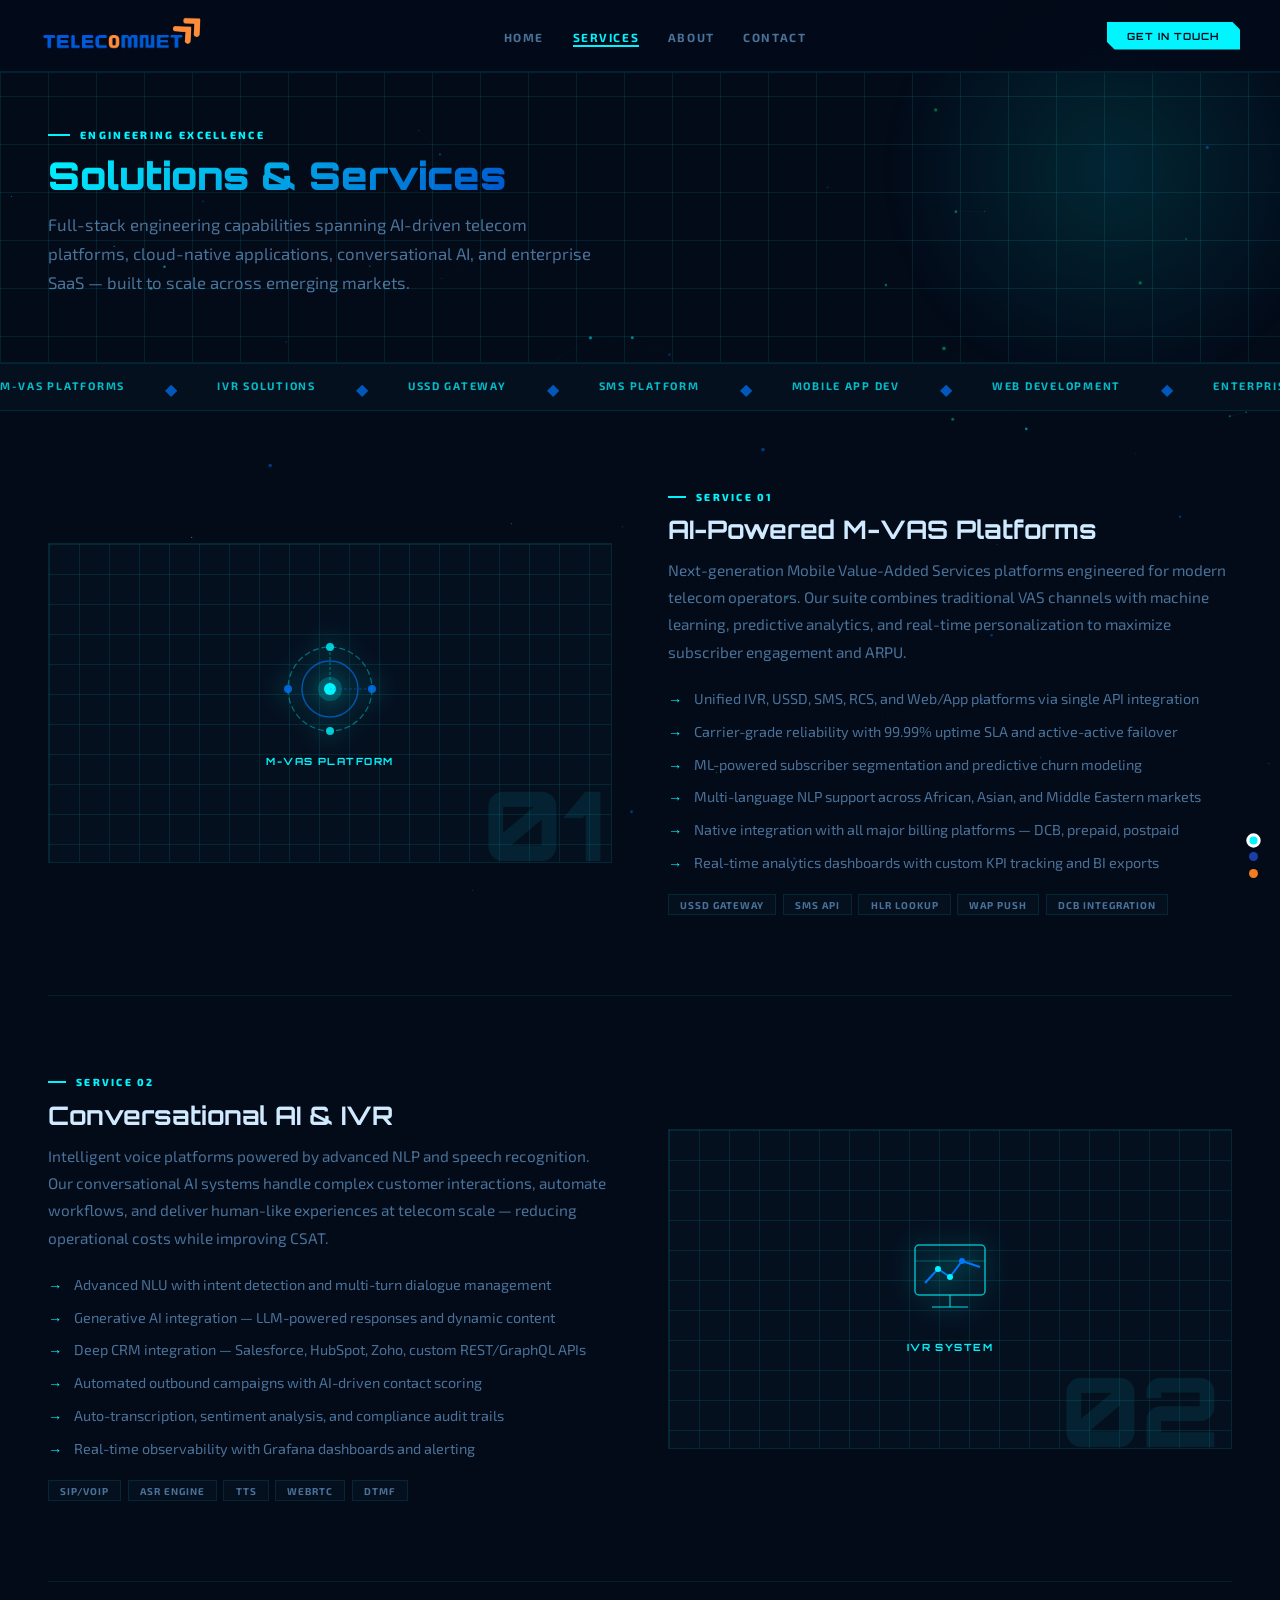
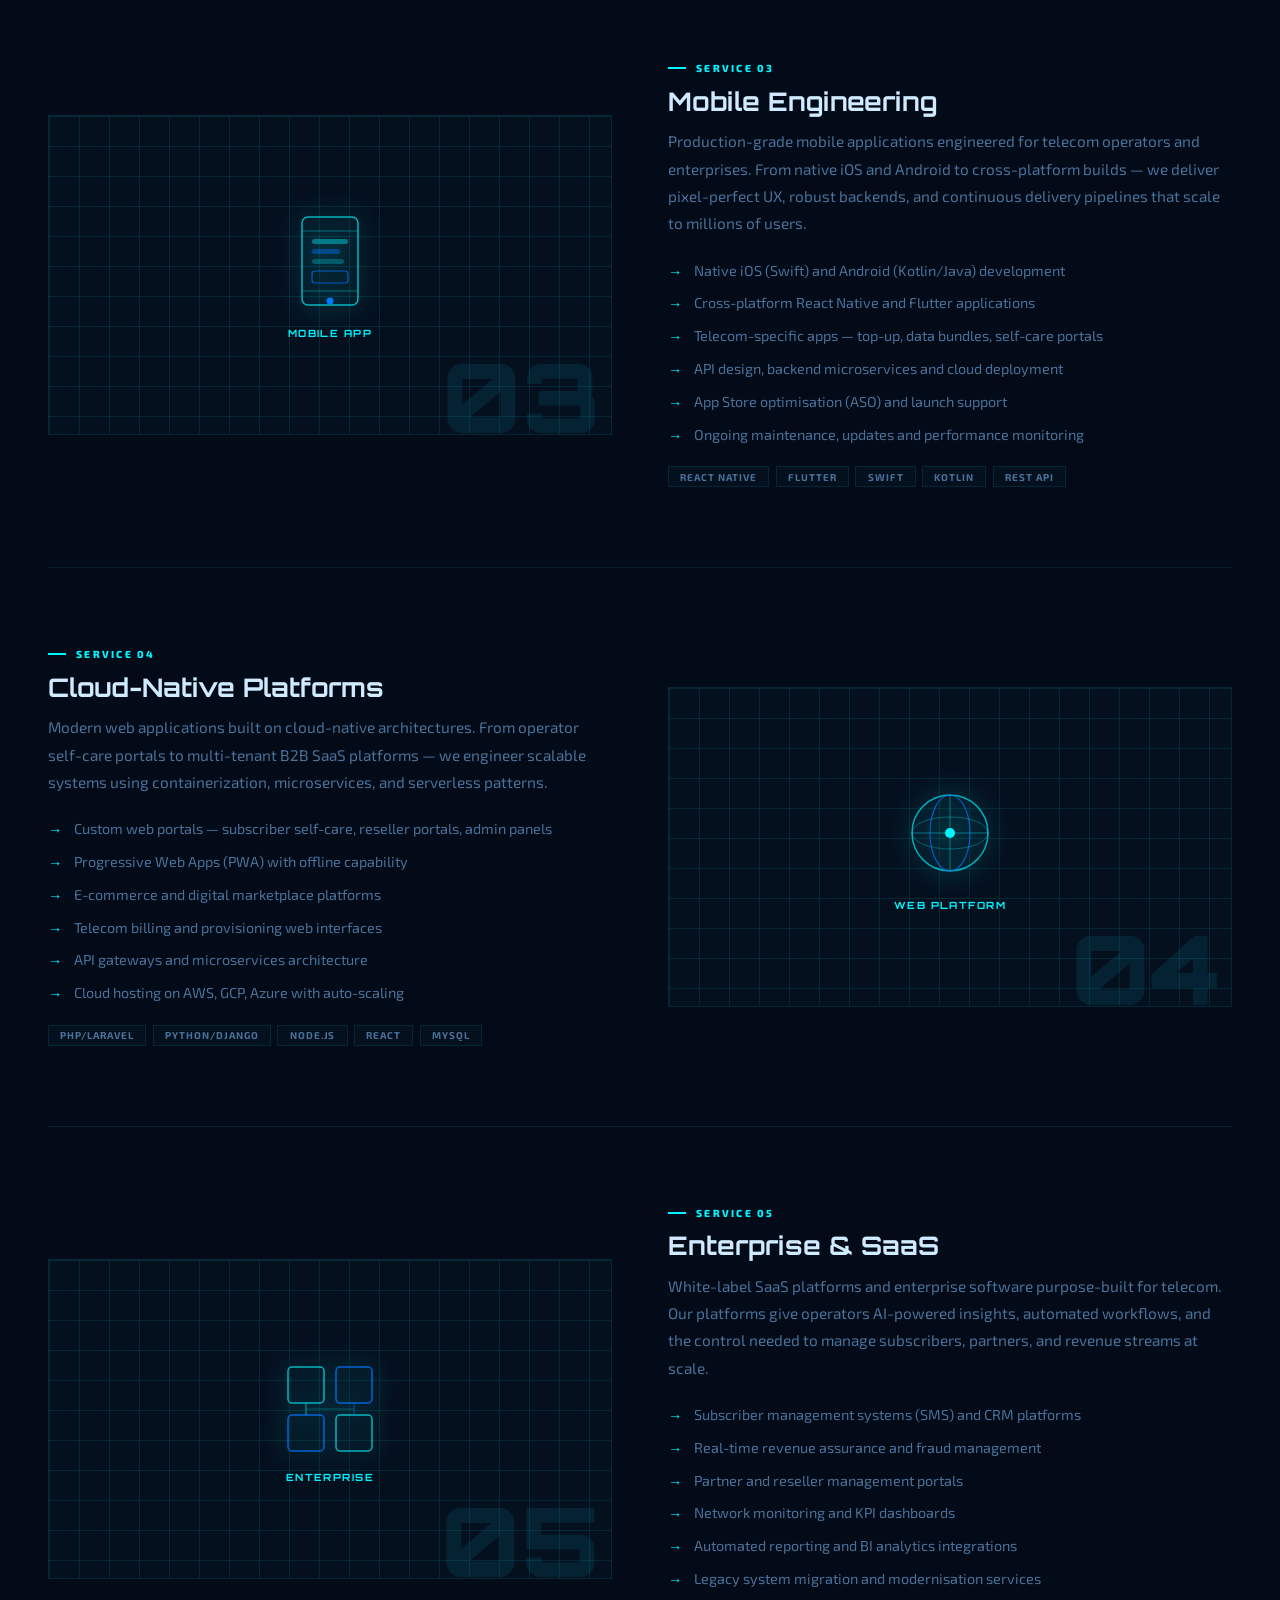
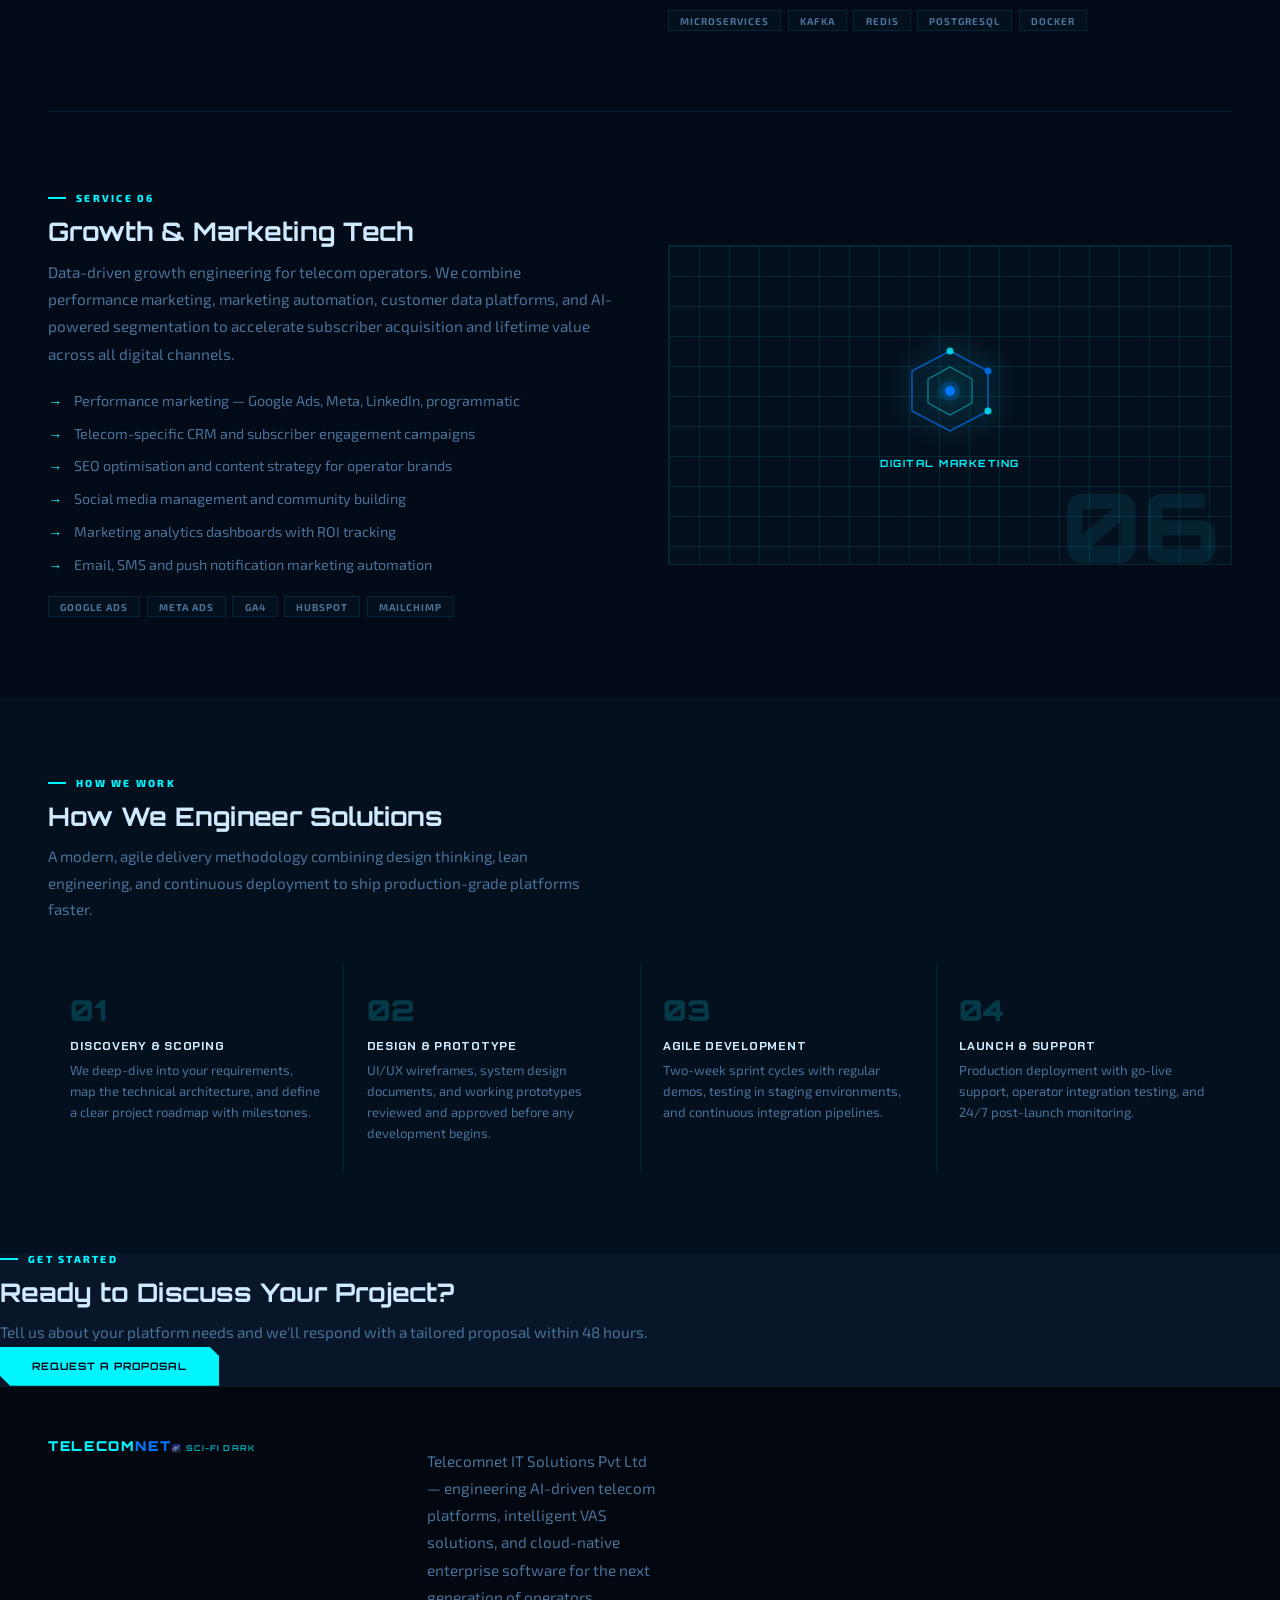
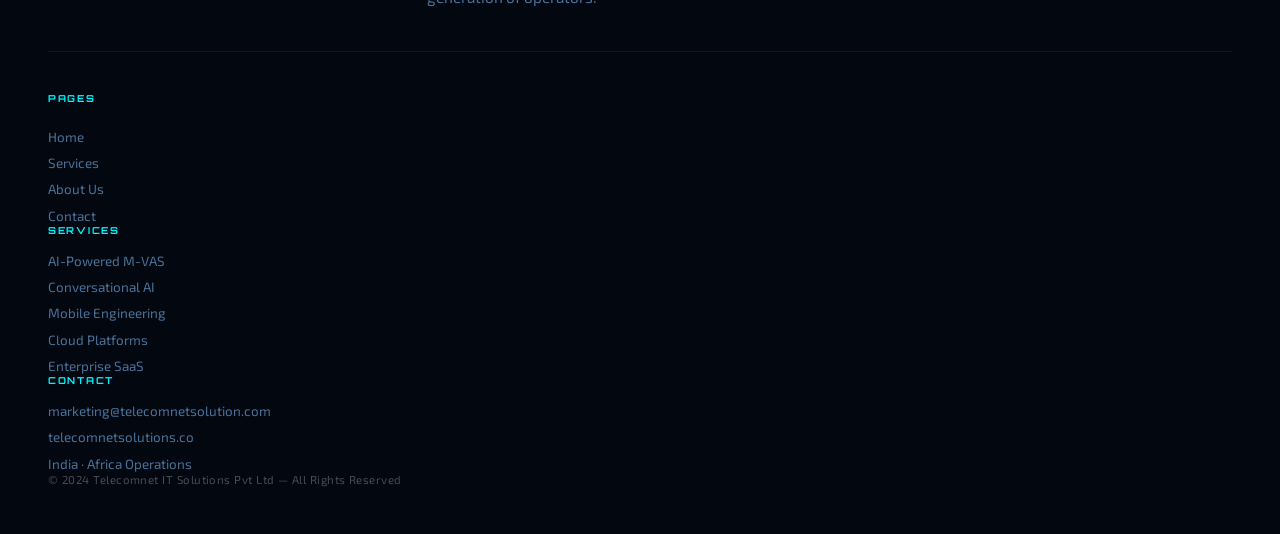
<file: services.html>
<!DOCTYPE html>
<html lang="en" data-theme="scifi">
<head>
<meta charset="UTF-8"/><meta name="viewport" content="width=device-width,initial-scale=1"/>
<title>Telecomnet Solutions — Services</title>
<link rel="stylesheet" href="style.css"/>
<style>
.srv-detail-grid{display:grid;grid-template-columns:1fr 1fr;gap:3.5rem;align-items:center;margin-bottom:5rem;padding-bottom:5rem;border-bottom:1px solid var(--border)}
.srv-detail-grid:last-child{border-bottom:none;margin-bottom:0;padding-bottom:0}
.srv-detail-grid.reverse{direction:rtl}
.srv-detail-grid.reverse > *{direction:ltr}
.srv-visual{position:relative;height:320px;display:flex;align-items:center;justify-content:center}
.srv-vis-bg{position:absolute;inset:0;border:1px solid var(--border);background:var(--card);overflow:hidden}
[data-theme="blueprint"] .srv-vis-bg{background:#fff}
.srv-vis-bg::before{content:'';position:absolute;inset:0;background-image:linear-gradient(var(--border) 1px,transparent 1px),linear-gradient(90deg,var(--border) 1px,transparent 1px);background-size:30px 30px}
.srv-vis-num{font-family:'Orbitron',monospace;font-size:6rem;font-weight:900;color:var(--a1);opacity:.08;position:absolute;bottom:-10px;right:10px;line-height:1;pointer-events:none}
.srv-vis-icon{position:relative;z-index:2;text-align:center}
.srv-vis-icon svg{filter:drop-shadow(0 0 12px var(--a1))}
[data-theme="blueprint"] .srv-vis-icon svg{filter:drop-shadow(0 0 8px rgba(26,63,168,.3))}
.srv-vis-icon .srv-label{font-family:'Orbitron',monospace;font-size:.62rem;font-weight:700;letter-spacing:.15em;text-transform:uppercase;color:var(--a1);margin-top:.8rem;display:block}
.srv-features{list-style:none;display:flex;flex-direction:column;gap:.55rem;margin-top:1.3rem}
.srv-features li{display:flex;align-items:flex-start;gap:.7rem;font-size:.9rem;line-height:1.6;color:var(--muted)}
.srv-features li::before{content:'→';color:var(--a1);font-weight:700;flex-shrink:0;margin-top:1px}
.srv-tech{display:flex;flex-wrap:wrap;gap:.4rem;margin-top:1.2rem}
.tech-tag{font-size:.62rem;font-weight:700;letter-spacing:.1em;text-transform:uppercase;padding:.22rem .7rem;background:var(--card);border:1px solid var(--border);color:var(--muted)}
[data-theme="blueprint"] .tech-tag{background:#f0f5ff}
.process-grid{display:grid;grid-template-columns:repeat(4,1fr);gap:1px;background:var(--border);margin-top:1rem}
.proc-step{background:var(--card);padding:1.8rem 1.4rem;position:relative}
[data-theme="blueprint"] .proc-step{background:#fff}
.proc-num{font-family:'Orbitron',monospace;font-size:1.8rem;font-weight:900;color:var(--a1);opacity:.18;display:block;margin-bottom:.6rem}
.proc-step h3{font-size:.76rem;margin-bottom:.4rem}
.proc-step p{font-size:.82rem;line-height:1.6}
@media(max-width:1024px){
  .srv-detail-grid{gap:2.5rem}
  .process-grid{grid-template-columns:repeat(4,1fr)}
}
@media(max-width:900px){
  .srv-detail-grid{grid-template-columns:1fr;gap:2rem}
  .srv-detail-grid.reverse{direction:ltr}
  .srv-visual{height:200px}
  .process-grid{grid-template-columns:1fr 1fr}
}
@media(max-width:640px){
  .srv-visual{height:160px}
  .srv-vis-num{font-size:4rem}
  .process-grid{grid-template-columns:1fr 1fr}
}
@media(max-width:480px){
  .process-grid{grid-template-columns:1fr}
  .srv-tech{gap:.3rem}
}
</style>
</head>
<body>
<canvas id="bgcanvas"></canvas>
<div id="theme-toast"></div>
<div class="theme-dots">
  <div class="tdot" data-t="scifi"></div>
  <div class="tdot" data-t="blueprint"></div>
  <div class="tdot" data-t="premium"></div>
</div>
<nav>
  <a href="index.html" class="nav-logo"><img src="images/telecomnet-logo.png" alt="Telecomnet Solutions"/></a>
  <ul class="nav-links">
    <li><a href="index.html">Home</a></li>
    <li><a href="services.html" class="active-link">Services</a></li>
    <li><a href="about.html">About</a></li>
    <li><a href="contact.html">Contact</a></li>
  </ul>
  <a href="contact.html" class="nav-cta">Get in Touch</a>
  <button class="nav-burger" id="navBurger" aria-label="Toggle menu" aria-expanded="false">
    <span></span><span></span><span></span>
  </button>
</nav>
<div class="nav-mobile" id="navMobile">
  <div class="nav-mobile-inner">
    <a href="index.html">Home</a>
    <a href="services.html" class="active-link">Services</a>
    <a href="about.html">About</a>
    <a href="contact.html">Contact</a>
    <a href="contact.html" class="mob-cta">Get in Touch</a>
  </div>
</div>

<!-- PAGE HEADER -->
<div class="page-header">
  <div class="page-header-grid"></div>
  <div class="page-header-glow"></div>
  <div class="ph-eyebrow">Engineering Excellence</div>
  <h1><span class="h1-grad">Solutions &amp; Services</span></h1>
  <p>Full-stack engineering capabilities spanning AI-driven telecom platforms, cloud-native applications, conversational AI, and enterprise SaaS — built to scale across emerging markets.</p>
</div>

<!-- TICKER -->
<div class="ticker">
  <div class="t-inner">
    <span class="t-item">M-VAS Platforms</span><span class="t-sep">◆</span><span class="t-item">IVR Solutions</span><span class="t-sep">◆</span><span class="t-item">USSD Gateway</span><span class="t-sep">◆</span><span class="t-item">SMS Platform</span><span class="t-sep">◆</span><span class="t-item">Mobile App Dev</span><span class="t-sep">◆</span><span class="t-item">Web Development</span><span class="t-sep">◆</span><span class="t-item">Enterprise Suite</span><span class="t-sep">◆</span><span class="t-item">Digital Marketing</span><span class="t-sep">◆</span><span class="t-item">M-VAS Platforms</span><span class="t-sep">◆</span><span class="t-item">IVR Solutions</span><span class="t-sep">◆</span><span class="t-item">USSD Gateway</span><span class="t-sep">◆</span><span class="t-item">SMS Platform</span><span class="t-sep">◆</span><span class="t-item">Mobile App Dev</span><span class="t-sep">◆</span><span class="t-item">Web Development</span><span class="t-sep">◆</span><span class="t-item">Enterprise Suite</span><span class="t-sep">◆</span><span class="t-item">Digital Marketing</span><span class="t-sep">◆</span>
  </div>
</div>

<!-- SERVICE 01 -->
<section>
  <div class="srv-detail-grid">
    <div class="srv-visual">
      <div class="srv-vis-bg"><div class="srv-vis-num">01</div></div>
      <div class="srv-vis-icon">
        <svg width="100" height="100" viewBox="0 0 100 100" fill="none">
          <circle cx="50" cy="50" r="42" stroke="var(--a1)" stroke-width="1.2" stroke-dasharray="6 3" opacity=".4"/>
          <circle cx="50" cy="50" r="28" stroke="var(--a2)" stroke-width="1.5" opacity=".6"/>
          <circle cx="50" cy="50" r="12" fill="var(--a1)" opacity=".2"/>
          <circle cx="50" cy="50" r="6" fill="var(--a1)"/>
          <circle cx="50" cy="8" r="4" fill="var(--a1)" opacity=".8"/>
          <circle cx="92" cy="50" r="4" fill="var(--a2)" opacity=".8"/>
          <circle cx="50" cy="92" r="4" fill="var(--a1)" opacity=".8"/>
          <circle cx="8" cy="50" r="4" fill="var(--a2)" opacity=".8"/>
          <line x1="50" y1="8" x2="50" y2="50" stroke="var(--a1)" stroke-width=".8" stroke-dasharray="3 2" opacity=".5"/>
          <line x1="92" y1="50" x2="50" y2="50" stroke="var(--a2)" stroke-width=".8" stroke-dasharray="3 2" opacity=".5"/>
        </svg>
        <span class="srv-label">M-VAS Platform</span>
      </div>
    </div>
    <div>
      <div class="sec-tag">Service 01</div>
      <h2>AI-Powered M-VAS Platforms</h2>
      <p>Next-generation Mobile Value-Added Services platforms engineered for modern telecom operators. Our suite combines traditional VAS channels with machine learning, predictive analytics, and real-time personalization to maximize subscriber engagement and ARPU.</p>
      <ul class="srv-features">
        <li>Unified IVR, USSD, SMS, RCS, and Web/App platforms via single API integration</li>
        <li>Carrier-grade reliability with 99.99% uptime SLA and active-active failover</li>
        <li>ML-powered subscriber segmentation and predictive churn modeling</li>
        <li>Multi-language NLP support across African, Asian, and Middle Eastern markets</li>
        <li>Native integration with all major billing platforms — DCB, prepaid, postpaid</li>
        <li>Real-time analytics dashboards with custom KPI tracking and BI exports</li>
      </ul>
      <div class="srv-tech">
        <span class="tech-tag">USSD Gateway</span><span class="tech-tag">SMS API</span><span class="tech-tag">HLR Lookup</span><span class="tech-tag">WAP Push</span><span class="tech-tag">DCB Integration</span>
      </div>
    </div>
  </div>

  <div class="srv-detail-grid reverse">
    <div class="srv-visual">
      <div class="srv-vis-bg"><div class="srv-vis-num">02</div></div>
      <div class="srv-vis-icon">
        <svg width="100" height="100" viewBox="0 0 100 100" fill="none">
          <rect x="15" y="20" width="70" height="50" rx="4" stroke="var(--a1)" stroke-width="1.5" opacity=".7"/>
          <line x1="15" y1="36" x2="85" y2="36" stroke="var(--a1)" stroke-width="1" opacity=".3"/>
          <polyline points="25,58 38,44 50,52 62,36 80,42" stroke="var(--a2)" stroke-width="2" fill="none" stroke-linejoin="round"/>
          <circle cx="38" cy="44" r="3" fill="var(--a1)"/>
          <circle cx="50" cy="52" r="3" fill="var(--a1)"/>
          <circle cx="62" cy="36" r="3" fill="var(--a2)"/>
          <line x1="50" y1="70" x2="50" y2="82" stroke="var(--a1)" stroke-width="1.5" opacity=".6"/>
          <line x1="32" y1="82" x2="68" y2="82" stroke="var(--a1)" stroke-width="1.5" opacity=".6"/>
        </svg>
        <span class="srv-label">IVR System</span>
      </div>
    </div>
    <div>
      <div class="sec-tag">Service 02</div>
      <h2>Conversational AI &amp; IVR</h2>
      <p>Intelligent voice platforms powered by advanced NLP and speech recognition. Our conversational AI systems handle complex customer interactions, automate workflows, and deliver human-like experiences at telecom scale — reducing operational costs while improving CSAT.</p>
      <ul class="srv-features">
        <li>Advanced NLU with intent detection and multi-turn dialogue management</li>
        <li>Generative AI integration — LLM-powered responses and dynamic content</li>
        <li>Deep CRM integration — Salesforce, HubSpot, Zoho, custom REST/GraphQL APIs</li>
        <li>Automated outbound campaigns with AI-driven contact scoring</li>
        <li>Auto-transcription, sentiment analysis, and compliance audit trails</li>
        <li>Real-time observability with Grafana dashboards and alerting</li>
      </ul>
      <div class="srv-tech">
        <span class="tech-tag">SIP/VoIP</span><span class="tech-tag">ASR Engine</span><span class="tech-tag">TTS</span><span class="tech-tag">WebRTC</span><span class="tech-tag">DTMF</span>
      </div>
    </div>
  </div>

  <div class="srv-detail-grid">
    <div class="srv-visual">
      <div class="srv-vis-bg"><div class="srv-vis-num">03</div></div>
      <div class="srv-vis-icon">
        <svg width="80" height="100" viewBox="0 0 80 100" fill="none">
          <rect x="12" y="6" width="56" height="88" rx="6" stroke="var(--a1)" stroke-width="1.5" opacity=".7"/>
          <line x1="12" y1="20" x2="68" y2="20" stroke="var(--a1)" stroke-width="1" opacity=".35"/>
          <line x1="12" y1="80" x2="68" y2="80" stroke="var(--a1)" stroke-width="1" opacity=".35"/>
          <circle cx="40" cy="90" r="3.5" fill="var(--a2)"/>
          <rect x="22" y="28" width="36" height="5" rx="2.5" fill="var(--a1)" opacity=".4"/>
          <rect x="22" y="38" width="28" height="5" rx="2.5" fill="var(--a2)" opacity=".4"/>
          <rect x="22" y="48" width="32" height="5" rx="2.5" fill="var(--a1)" opacity=".25"/>
          <rect x="22" y="60" width="36" height="12" rx="3" stroke="var(--a2)" stroke-width="1.2" fill="none" opacity=".7"/>
        </svg>
        <span class="srv-label">Mobile App</span>
      </div>
    </div>
    <div>
      <div class="sec-tag">Service 03</div>
      <h2>Mobile Engineering</h2>
      <p>Production-grade mobile applications engineered for telecom operators and enterprises. From native iOS and Android to cross-platform builds — we deliver pixel-perfect UX, robust backends, and continuous delivery pipelines that scale to millions of users.</p>
      <ul class="srv-features">
        <li>Native iOS (Swift) and Android (Kotlin/Java) development</li>
        <li>Cross-platform React Native and Flutter applications</li>
        <li>Telecom-specific apps — top-up, data bundles, self-care portals</li>
        <li>API design, backend microservices and cloud deployment</li>
        <li>App Store optimisation (ASO) and launch support</li>
        <li>Ongoing maintenance, updates and performance monitoring</li>
      </ul>
      <div class="srv-tech">
        <span class="tech-tag">React Native</span><span class="tech-tag">Flutter</span><span class="tech-tag">Swift</span><span class="tech-tag">Kotlin</span><span class="tech-tag">REST API</span>
      </div>
    </div>
  </div>

  <div class="srv-detail-grid reverse">
    <div class="srv-visual">
      <div class="srv-vis-bg"><div class="srv-vis-num">04</div></div>
      <div class="srv-vis-icon">
        <svg width="100" height="100" viewBox="0 0 100 100" fill="none">
          <circle cx="50" cy="50" r="38" stroke="var(--a1)" stroke-width="1.5" opacity=".65"/>
          <line x1="50" y1="12" x2="50" y2="88" stroke="var(--a1)" stroke-width="1" opacity=".4"/>
          <line x1="12" y1="50" x2="88" y2="50" stroke="var(--a1)" stroke-width="1" opacity=".4"/>
          <ellipse cx="50" cy="50" rx="20" ry="38" stroke="var(--a2)" stroke-width="1.2" opacity=".7"/>
          <ellipse cx="50" cy="50" rx="38" ry="16" stroke="var(--a1)" stroke-width="1" opacity=".3"/>
          <circle cx="50" cy="50" r="5" fill="var(--a1)"/>
        </svg>
        <span class="srv-label">Web Platform</span>
      </div>
    </div>
    <div>
      <div class="sec-tag">Service 04</div>
      <h2>Cloud-Native Platforms</h2>
      <p>Modern web applications built on cloud-native architectures. From operator self-care portals to multi-tenant B2B SaaS platforms — we engineer scalable systems using containerization, microservices, and serverless patterns.</p>
      <ul class="srv-features">
        <li>Custom web portals — subscriber self-care, reseller portals, admin panels</li>
        <li>Progressive Web Apps (PWA) with offline capability</li>
        <li>E-commerce and digital marketplace platforms</li>
        <li>Telecom billing and provisioning web interfaces</li>
        <li>API gateways and microservices architecture</li>
        <li>Cloud hosting on AWS, GCP, Azure with auto-scaling</li>
      </ul>
      <div class="srv-tech">
        <span class="tech-tag">PHP/Laravel</span><span class="tech-tag">Python/Django</span><span class="tech-tag">Node.js</span><span class="tech-tag">React</span><span class="tech-tag">MySQL</span>
      </div>
    </div>
  </div>

  <div class="srv-detail-grid">
    <div class="srv-visual">
      <div class="srv-vis-bg"><div class="srv-vis-num">05</div></div>
      <div class="srv-vis-icon">
        <svg width="100" height="100" viewBox="0 0 100 100" fill="none">
          <rect x="8" y="12" width="36" height="36" rx="4" stroke="var(--a1)" stroke-width="1.5" opacity=".7"/>
          <rect x="56" y="12" width="36" height="36" rx="4" stroke="var(--a2)" stroke-width="1.5" opacity=".8"/>
          <rect x="8" y="60" width="36" height="36" rx="4" stroke="var(--a2)" stroke-width="1.5" opacity=".8"/>
          <rect x="56" y="60" width="36" height="36" rx="4" stroke="var(--a1)" stroke-width="1.5" opacity=".7"/>
          <line x1="26" y1="48" x2="26" y2="60" stroke="var(--a1)" stroke-width="1.2" opacity=".5"/>
          <line x1="74" y1="48" x2="74" y2="60" stroke="var(--a2)" stroke-width="1.2" opacity=".5"/>
          <line x1="26" y1="54" x2="74" y2="54" stroke="var(--a1)" stroke-width=".8" opacity=".35"/>
        </svg>
        <span class="srv-label">Enterprise</span>
      </div>
    </div>
    <div>
      <div class="sec-tag">Service 05</div>
      <h2>Enterprise &amp; SaaS</h2>
      <p>White-label SaaS platforms and enterprise software purpose-built for telecom. Our platforms give operators AI-powered insights, automated workflows, and the control needed to manage subscribers, partners, and revenue streams at scale.</p>
      <ul class="srv-features">
        <li>Subscriber management systems (SMS) and CRM platforms</li>
        <li>Real-time revenue assurance and fraud management</li>
        <li>Partner and reseller management portals</li>
        <li>Network monitoring and KPI dashboards</li>
        <li>Automated reporting and BI analytics integrations</li>
        <li>Legacy system migration and modernisation services</li>
      </ul>
      <div class="srv-tech">
        <span class="tech-tag">Microservices</span><span class="tech-tag">Kafka</span><span class="tech-tag">Redis</span><span class="tech-tag">PostgreSQL</span><span class="tech-tag">Docker</span>
      </div>
    </div>
  </div>

  <div class="srv-detail-grid reverse">
    <div class="srv-visual">
      <div class="srv-vis-bg"><div class="srv-vis-num">06</div></div>
      <div class="srv-vis-icon">
        <svg width="100" height="100" viewBox="0 0 100 100" fill="none">
          <path d="M50 10L88 30V70L50 90L12 70V30Z" stroke="var(--a2)" stroke-width="1.5" fill="none" opacity=".7"/>
          <path d="M50 26L72 38V62L50 74L28 62V38Z" stroke="var(--a1)" stroke-width="1.2" fill="none" opacity=".5"/>
          <circle cx="50" cy="50" r="10" fill="var(--a2)" opacity=".25"/>
          <circle cx="50" cy="50" r="5" fill="var(--a2)"/>
          <circle cx="50" cy="10" r="3.5" fill="var(--a1)" opacity=".8"/>
          <circle cx="88" cy="30" r="3.5" fill="var(--a2)" opacity=".8"/>
          <circle cx="88" cy="70" r="3.5" fill="var(--a1)" opacity=".8"/>
        </svg>
        <span class="srv-label">Digital Marketing</span>
      </div>
    </div>
    <div>
      <div class="sec-tag">Service 06</div>
      <h2>Growth &amp; Marketing Tech</h2>
      <p>Data-driven growth engineering for telecom operators. We combine performance marketing, marketing automation, customer data platforms, and AI-powered segmentation to accelerate subscriber acquisition and lifetime value across all digital channels.</p>
      <ul class="srv-features">
        <li>Performance marketing — Google Ads, Meta, LinkedIn, programmatic</li>
        <li>Telecom-specific CRM and subscriber engagement campaigns</li>
        <li>SEO optimisation and content strategy for operator brands</li>
        <li>Social media management and community building</li>
        <li>Marketing analytics dashboards with ROI tracking</li>
        <li>Email, SMS and push notification marketing automation</li>
      </ul>
      <div class="srv-tech">
        <span class="tech-tag">Google Ads</span><span class="tech-tag">Meta Ads</span><span class="tech-tag">GA4</span><span class="tech-tag">HubSpot</span><span class="tech-tag">Mailchimp</span>
      </div>
    </div>
  </div>
</section>

<!-- PROCESS -->
<section style="background:var(--bg2)">
  <div class="sec-tag">How We Work</div>
  <h2>How We Engineer Solutions</h2>
  <p class="sec-sub">A modern, agile delivery methodology combining design thinking, lean engineering, and continuous deployment to ship production-grade platforms faster.</p>
  <div class="process-grid">
    <div class="proc-step"><span class="proc-num">01</span><h3>Discovery &amp; Scoping</h3><p>We deep-dive into your requirements, map the technical architecture, and define a clear project roadmap with milestones.</p></div>
    <div class="proc-step"><span class="proc-num">02</span><h3>Design &amp; Prototype</h3><p>UI/UX wireframes, system design documents, and working prototypes reviewed and approved before any development begins.</p></div>
    <div class="proc-step"><span class="proc-num">03</span><h3>Agile Development</h3><p>Two-week sprint cycles with regular demos, testing in staging environments, and continuous integration pipelines.</p></div>
    <div class="proc-step"><span class="proc-num">04</span><h3>Launch &amp; Support</h3><p>Production deployment with go-live support, operator integration testing, and 24/7 post-launch monitoring.</p></div>
  </div>
</section>

<!-- CTA -->
<div class="cta-band" style="background:var(--bg3)">
  <div>
    <div class="sec-tag">Get Started</div>
    <h2>Ready to Discuss Your Project?</h2>
    <p style="margin-top:.5rem">Tell us about your platform needs and we'll respond with a tailored proposal within 48 hours.</p>
  </div>
  <a href="contact.html" class="btn-p">Request a Proposal</a>
</div>

<!-- FOOTER -->
<footer>
  <div class="foot-top">
    <div class="foot-brand">
      <a href="index.html" style="text-decoration:none"><span class="foot-logo-text">TELECOM<span>NET</span></span><span class="foot-theme-lbl" id="foot-theme-lbl">🌌 Sci-Fi Dark</span></div>
      <p style="margin-top:.8rem">Telecomnet IT Solutions Pvt Ltd — engineering AI-driven telecom platforms, intelligent VAS solutions, and cloud-native enterprise software for the next generation of operators.</p>
    </div>
    <div><div class="foot-col-title">Pages</div><ul class="foot-links"><li><a href="index.html">Home</a></li><li><a href="services.html">Services</a></li><li><a href="about.html">About Us</a></li><li><a href="contact.html">Contact</a></li></ul></div>
    <div><div class="foot-col-title">Services</div><ul class="foot-links"><li><a href="services.html">AI-Powered M-VAS</a></li><li><a href="services.html">Conversational AI</a></li><li><a href="services.html">Mobile Engineering</a></li><li><a href="services.html">Cloud Platforms</a></li><li><a href="services.html">Enterprise SaaS</a></li></ul></div>
    <div><div class="foot-col-title">Contact</div><ul class="foot-links"><li><a href="mailto:marketing@telecomnetsolution.com">marketing@telecomnetsolution.com</a></li><li><a href="https://telecomnetsolutions.co">telecomnetsolutions.co</a></li><li><a href="#">India · Africa Operations</a></li></ul></div>
  </div>
  <div class="foot-bottom"><span class="foot-copy">© 2024 Telecomnet IT Solutions Pvt Ltd — All Rights Reserved</span></div>
</footer>
<script src="shared.js"></script>
</body>
</html>
</file>
<file: style.css>
/* ═══════════════════════════════════════════
   TELECOMNET SOLUTIONS — SHARED STYLESHEET
   3 Themes: scifi | blueprint | premium
═══════════════════════════════════════════ */
@import url('https://fonts.googleapis.com/css2?family=Orbitron:wght@400;700;900&family=Exo+2:wght@300;400;600;700;800&family=Chakra+Petch:wght@300;400;600;700&display=swap');

*,*::before,*::after{box-sizing:border-box;margin:0;padding:0}
html{scroll-behavior:smooth}
body{overflow-x:hidden;font-family:'Exo 2',sans-serif;transition:background .55s,color .4s}

/* ═══ THEME VARIABLES ═══ */
[data-theme="scifi"]{
  --bg:#030a18;--bg2:#05101f;--bg3:#071628;
  --text:#d0eaff;--muted:#4a7299;--border:rgba(0,245,255,.1);
  --a1:#00f5ff;--a2:#0077ff;--a3:#00ff88;
  --nav:rgba(3,10,24,.88);--card:#05101f;
  --btn-bg:#00f5ff;--btn-text:#030a18;
  --btn2-border:#00f5ff;--btn2-text:#00f5ff;
  --grad:linear-gradient(135deg,#00f5ff,#0055cc);
  --tag:#00f5ff;--num:#00f5ff;--foot:#020710;
  --chip1-b:rgba(0,245,255,.25);--chip1-c:#00f5ff;
  --chip2-b:rgba(0,255,136,.25);--chip2-c:#00ff88;
}
[data-theme="blueprint"]{
  --bg:#f0f5ff;--bg2:#e4eeff;--bg3:#ffffff;
  --text:#08163a;--muted:#3e5a8a;--border:rgba(26,63,168,.12);
  --a1:#1a3fa8;--a2:#f47c20;--a3:#0044dd;
  --nav:rgba(255,255,255,.9);--card:#ffffff;
  --btn-bg:#1a3fa8;--btn-text:#ffffff;
  --btn2-border:#f47c20;--btn2-text:#f47c20;
  --grad:linear-gradient(135deg,#1a3fa8,#2255dd);
  --tag:#f47c20;--num:#1a3fa8;--foot:#071030;
  --chip1-b:rgba(26,63,168,.22);--chip1-c:#1a3fa8;
  --chip2-b:rgba(244,124,32,.28);--chip2-c:#f47c20;
}
[data-theme="premium"]{
  --bg:#050e22;--bg2:#09162e;--bg3:#0d1e3d;
  --text:#e4eeff;--muted:#3d5f90;--border:rgba(244,124,32,.14);
  --a1:#f47c20;--a2:#ffaa55;--a3:#6ea8ff;
  --nav:rgba(5,14,34,.9);--card:rgba(255,255,255,.04);
  --btn-bg:linear-gradient(90deg,#f47c20,#ff9533);--btn-text:#fff;
  --btn2-border:rgba(255,255,255,.28);--btn2-text:#e4eeff;
  --grad:linear-gradient(135deg,#f47c20,#ffcc80);
  --tag:#f47c20;--num:#f47c20;--foot:#030810;
  --chip1-b:rgba(110,168,255,.28);--chip1-c:#6ea8ff;
  --chip2-b:rgba(244,124,32,.3);--chip2-c:#f47c20;
}

body{background:var(--bg);color:var(--text)}
#bgcanvas{position:fixed;inset:0;z-index:0;pointer-events:none}

/* ═══ THEME TOAST ═══ */
#theme-toast{
  position:fixed;top:78px;left:50%;transform:translateX(-50%) translateY(-8px);
  z-index:9999;padding:.5rem 1.4rem;border-radius:2px;
  font-family:'Orbitron',monospace;font-size:.62rem;font-weight:700;letter-spacing:.14em;
  background:var(--a1);color:var(--bg);opacity:0;transition:opacity .3s,transform .3s;pointer-events:none;
  clip-path:polygon(0 0,calc(100% - 7px) 0,100% 7px,100% 100%,7px 100%,0 calc(100% - 7px));
}
#theme-toast.show{opacity:1;transform:translateX(-50%) translateY(0)}

/* ═══ THEME DOTS ═══ */
.theme-dots{position:fixed;bottom:1.4rem;right:1.4rem;z-index:500;display:flex;flex-direction:column;gap:.45rem;align-items:center}
.tdot{width:9px;height:9px;border-radius:50%;cursor:pointer;border:2px solid transparent;transition:transform .2s,border-color .2s}
.tdot[data-t="scifi"]{background:#00f5ff}
.tdot[data-t="blueprint"]{background:#1a3fa8}
.tdot[data-t="premium"]{background:#f47c20}
.tdot.active{transform:scale(1.6);border-color:#fff}

/* ═══ NAV ═══ */
nav{
  position:fixed;top:0;left:0;right:0;z-index:200;
  display:flex;align-items:center;justify-content:space-between;
  padding:0 2.5rem;height:72px;gap:1.5rem;
  background:var(--nav);border-bottom:1px solid var(--border);
  backdrop-filter:blur(18px);transition:background .55s,border-color .4s;
}
/* Logo */
.nav-logo{
  display:flex;align-items:center;text-decoration:none;
  flex-shrink:0;transition:opacity .2s;
}
.nav-logo img{
  height:38px;width:auto;display:block;
  transition:opacity .2s,filter .35s;
}
[data-theme="blueprint"] .nav-logo img{
  filter:brightness(0) saturate(100%) invert(19%) sepia(72%) saturate(1200%) hue-rotate(210deg) brightness(80%);
}
.nav-logo:hover{opacity:.78}
.foot-logo-text{
  font-family:'Orbitron',monospace;font-weight:900;font-size:.85rem;
  letter-spacing:.12em;color:var(--a1);
}
.foot-logo-text span{color:var(--a2)}
.nav-links{display:flex;gap:1.8rem;list-style:none}
.nav-links a{
  font-size:.74rem;font-weight:700;letter-spacing:.13em;text-transform:uppercase;
  color:var(--muted);text-decoration:none;transition:color .25s;position:relative;padding-bottom:3px;
}
.nav-links a::after{content:'';position:absolute;bottom:0;left:0;width:0;height:2px;background:var(--a1);transition:width .25s}
.nav-links a:hover{color:var(--a1)}
.nav-links a:hover::after{width:100%}
.nav-links a.active-link{color:var(--a1)}
.nav-links a.active-link::after{width:100%}
.nav-cta{
  font-family:'Orbitron',monospace;font-size:.62rem;font-weight:700;letter-spacing:.1em;text-transform:uppercase;
  padding:.5rem 1.3rem;background:var(--btn-bg);color:var(--btn-text);border:none;
  cursor:pointer;text-decoration:none;transition:opacity .2s,transform .15s;
  clip-path:polygon(0 0,calc(100% - 8px) 0,100% 8px,100% 100%,8px 100%,0 calc(100% - 8px));
}
.nav-cta:hover{opacity:.85;transform:translateY(-1px)}

/* ═══ PAGE HEADER (inner pages) ═══ */
.page-header{
  padding:8rem 3rem 4rem;position:relative;overflow:hidden;z-index:1;
  border-bottom:1px solid var(--border);
}
.page-header-grid{
  position:absolute;inset:0;
  background-image:linear-gradient(var(--border) 1px,transparent 1px),
    linear-gradient(90deg,var(--border) 1px,transparent 1px);
  background-size:48px 48px;animation:gridMove 18s linear infinite;
}
@keyframes gridMove{from{background-position:0 0}to{background-position:48px 48px}}
.page-header-glow{
  position:absolute;right:-80px;top:-80px;
  width:500px;height:500px;border-radius:50%;pointer-events:none;
  animation:glowPulse 5s ease-in-out infinite;
}
[data-theme="scifi"] .page-header-glow{background:radial-gradient(circle,rgba(0,245,255,.12),transparent 65%)}
[data-theme="blueprint"] .page-header-glow{background:radial-gradient(circle,rgba(26,63,168,.1),transparent 65%)}
[data-theme="premium"] .page-header-glow{background:radial-gradient(circle,rgba(244,124,32,.15),transparent 65%)}
@keyframes glowPulse{0%,100%{opacity:.7}50%{opacity:1}}
.ph-eyebrow{font-size:.66rem;font-weight:800;letter-spacing:.22em;text-transform:uppercase;color:var(--tag);display:flex;align-items:center;gap:10px;margin-bottom:.9rem}
.ph-eyebrow::before{content:'';width:22px;height:2px;background:var(--tag)}
.page-header h1{font-family:'Orbitron',monospace;font-size:clamp(1.8rem,3vw,3rem);font-weight:900;line-height:1.08;margin-bottom:.8rem}
.h1-grad{background:var(--grad);-webkit-background-clip:text;-webkit-text-fill-color:transparent;background-clip:text}
.page-header p{font-size:1.05rem;color:var(--muted);line-height:1.75;max-width:560px}

/* ═══ SECTIONS ═══ */
section{position:relative;z-index:1;padding:5rem 3rem}
.sec-tag{font-size:.64rem;font-weight:800;letter-spacing:.22em;text-transform:uppercase;color:var(--tag);display:flex;align-items:center;gap:10px;margin-bottom:.8rem}
.sec-tag::before{content:'';width:18px;height:2px;background:var(--tag)}
h2{font-family:'Orbitron',monospace;font-size:clamp(1.35rem,2vw,1.95rem);font-weight:700;line-height:1.15;margin-bottom:.75rem;color:var(--text)}
h3{font-family:'Chakra Petch',monospace;font-size:.88rem;font-weight:700;letter-spacing:.06em;text-transform:uppercase;margin-bottom:.6rem;color:var(--text)}
.sec-sub{font-size:.95rem;color:var(--muted);line-height:1.72;max-width:540px;margin-bottom:2.6rem}
p{font-size:.96rem;line-height:1.78;color:var(--muted)}

/* ═══ BUTTONS ═══ */
.btn-p{
  font-family:'Orbitron',monospace;font-size:.64rem;font-weight:700;
  letter-spacing:.1em;text-transform:uppercase;padding:.85rem 2rem;
  background:var(--btn-bg);color:var(--btn-text);border:none;
  cursor:pointer;text-decoration:none;display:inline-block;
  clip-path:polygon(0 0,calc(100% - 10px) 0,100% 10px,100% 100%,10px 100%,0 calc(100% - 10px));
  transition:transform .15s,box-shadow .2s;
}
.btn-p:hover{transform:translateY(-2px)}
[data-theme="scifi"] .btn-p:hover{box-shadow:0 8px 28px rgba(0,245,255,.3)}
[data-theme="blueprint"] .btn-p:hover{box-shadow:0 8px 28px rgba(26,63,168,.28)}
[data-theme="premium"] .btn-p:hover{box-shadow:0 8px 28px rgba(244,124,32,.32)}
.btn-s{
  font-family:'Orbitron',monospace;font-size:.64rem;font-weight:700;
  letter-spacing:.1em;text-transform:uppercase;padding:.85rem 2rem;
  background:transparent;color:var(--btn2-text);border:1.5px solid var(--btn2-border);
  cursor:pointer;text-decoration:none;display:inline-block;transition:all .2s;
}
.btn-s:hover{background:var(--btn2-border);color:var(--bg)}

/* ═══ CARDS ═══ */
.card{
  background:var(--card);border:1px solid var(--border);
  padding:2rem 1.8rem;position:relative;overflow:hidden;
  transition:transform .25s,box-shadow .25s;
}
[data-theme="premium"] .card{backdrop-filter:blur(10px)}
.card::before{
  content:'';position:absolute;top:0;left:0;right:0;height:3px;
  background:linear-gradient(90deg,var(--a1),var(--a2));
  transform:scaleX(0);transition:transform .3s;transform-origin:left;
}
.card:hover{transform:translateY(-4px)}
.card:hover::before{transform:scaleX(1)}
[data-theme="blueprint"] .card{background:#fff;border:1px solid rgba(26,63,168,.1)}
[data-theme="blueprint"] .card:hover{box-shadow:0 12px 40px rgba(26,63,168,.1)}
[data-theme="scifi"] .card:hover{box-shadow:0 12px 40px rgba(0,245,255,.07)}
[data-theme="premium"] .card:hover{box-shadow:0 12px 40px rgba(244,124,32,.1)}

/* ═══ CHIPS ═══ */
.chips{display:flex;flex-wrap:wrap;gap:.5rem;margin-top:1.3rem}
.chip{font-size:.66rem;font-weight:700;letter-spacing:.1em;text-transform:uppercase;padding:.28rem .82rem;border:1.5px solid}
.chip.c1{border-color:var(--chip1-b);color:var(--chip1-c)}
.chip.c2{border-color:var(--chip2-b);color:var(--chip2-c)}

/* ═══ TICKER ═══ */
.ticker{position:relative;z-index:1;padding:.65rem 0;overflow:hidden;white-space:nowrap;border-top:1px solid var(--border);border-bottom:1px solid var(--border);background:var(--bg2);transition:background .55s}
.t-inner{display:inline-flex;gap:2.5rem;animation:tick 26s linear infinite}
.t-item{font-size:.68rem;font-weight:700;letter-spacing:.16em;text-transform:uppercase;color:var(--a1);opacity:.75}
.t-sep{color:var(--a2);opacity:.7}
@keyframes tick{from{transform:translateX(0)}to{transform:translateX(-50%)}}

/* ═══ ORBIT ANIMATIONS ═══ */
@keyframes spin{from{transform:translate(-50%,-50%) rotate(0deg)}to{transform:translate(-50%,-50%) rotate(360deg)}}
@keyframes od1{from{transform:rotate(0deg) translateX(115px)}to{transform:rotate(360deg) translateX(115px)}}
@keyframes od2{from{transform:rotate(0deg) translateX(185px)}to{transform:rotate(360deg) translateX(185px)}}
@keyframes od3{from{transform:rotate(0deg) translateX(255px)}to{transform:rotate(360deg) translateX(255px)}}
@keyframes floatY{0%,100%{transform:translateY(0)}50%{transform:translateY(-12px)}}
@keyframes nodeG{from{opacity:.5;transform:scale(1)}to{opacity:1;transform:scale(1.45)}}
@keyframes corePulse{0%,100%{box-shadow:0 0 0 0 transparent}50%{box-shadow:0 0 0 16px transparent}}

/* ═══ FOOTER ═══ */
footer{
  position:relative;z-index:1;background:var(--foot);
  padding:3rem;border-top:1px solid var(--border);
}
.foot-top{display:grid;grid-template-columns:1.4fr 1fr 1fr 1fr;gap:3rem;margin-bottom:2.5rem;padding-bottom:2.5rem;border-bottom:1px solid var(--border)}
.foot-brand p{font-size:.88rem;line-height:1.72;color:var(--muted);margin-top:.8rem}
.foot-col-title{font-family:'Orbitron',monospace;font-size:.6rem;font-weight:700;letter-spacing:.18em;text-transform:uppercase;color:var(--a1);margin-bottom:.9rem}
.foot-links{list-style:none;display:flex;flex-direction:column;gap:.45rem}
.foot-links a{font-size:.84rem;color:var(--muted);text-decoration:none;transition:color .2s}
.foot-links a:hover{color:var(--a1)}
.foot-bottom{display:flex;justify-content:space-between;align-items:center;flex-wrap:wrap;gap:1rem}
.foot-logo-wrap{display:flex;align-items:center;gap:8px;cursor:pointer}

.foot-copy{font-size:.72rem;color:rgba(255,255,255,.28);letter-spacing:.04em}
.foot-theme-lbl{font-family:'Orbitron',monospace;font-size:.5rem;font-weight:700;letter-spacing:.14em;text-transform:uppercase;color:var(--a1);opacity:.7}

/* ═══ CONTACT FORM ═══ */
.contact-form input,.contact-form textarea,.contact-form select{
  width:100%;background:var(--card);border:1.5px solid var(--border);
  color:var(--text);font-family:'Exo 2',sans-serif;font-size:.92rem;
  padding:.78rem 1rem;margin-bottom:.82rem;outline:none;transition:border-color .2s;
}
[data-theme="blueprint"] .contact-form input,
[data-theme="blueprint"] .contact-form textarea,
[data-theme="blueprint"] .contact-form select{background:#fff}
.contact-form input:focus,.contact-form textarea:focus{border-color:var(--a1)}
.contact-form input::placeholder,.contact-form textarea::placeholder{color:var(--muted);opacity:.55}
.contact-form textarea{min-height:120px;resize:vertical}
.form-row{display:grid;grid-template-columns:1fr 1fr;gap:.82rem}

/* ═══ MISC ═══ */
.divider{height:1px;background:var(--border);margin:2rem 0}
.highlight{color:var(--a1)}
.accent2{color:var(--a2)}
.num-big{font-family:'Orbitron',monospace;font-size:2.2rem;font-weight:900;color:var(--num);display:block;letter-spacing:.05em}
.vision-bar{padding:1.4rem 1.6rem;border-left:3px solid var(--a1);background:rgba(0,0,0,.04)}
[data-theme="scifi"] .vision-bar{background:rgba(0,245,255,.03)}
[data-theme="premium"] .vision-bar{background:rgba(244,124,32,.04)}
.vision-bar p{font-style:italic;color:var(--text);opacity:.82;font-size:.92rem;line-height:1.72;margin:0}

/* ═══ HAMBURGER & MOBILE NAV ═══ */
.nav-burger{
  display:none;flex-direction:column;justify-content:center;
  gap:5px;cursor:pointer;background:none;border:none;padding:4px;flex-shrink:0;
}
.nav-burger span{
  display:block;width:22px;height:2px;background:var(--a1);
  transition:transform .3s,opacity .3s,background .4s;transform-origin:center;
}
.nav-burger.open span:nth-child(1){transform:translateY(7px) rotate(45deg)}
.nav-burger.open span:nth-child(2){opacity:0;transform:scaleX(0)}
.nav-burger.open span:nth-child(3){transform:translateY(-7px) rotate(-45deg)}

.nav-mobile{
  position:fixed;top:72px;left:0;right:0;z-index:198;
  background:var(--nav);backdrop-filter:blur(18px);
  border-bottom:1px solid var(--border);
  max-height:0;overflow:hidden;
  transition:max-height .38s cubic-bezier(.4,0,.2,1);
}
.nav-mobile.open{max-height:360px}
.nav-mobile-inner{padding:.6rem 1.5rem 1.4rem;display:flex;flex-direction:column;gap:0}
.nav-mobile a{
  display:block;font-size:.78rem;font-weight:700;letter-spacing:.13em;
  text-transform:uppercase;color:var(--muted);text-decoration:none;
  padding:.85rem 0;border-bottom:1px solid var(--border);transition:color .2s;
}
.nav-mobile a.active-link,.nav-mobile a:hover{color:var(--a1)}
.nav-mobile .mob-cta{
  margin-top:1rem;display:inline-block;border-bottom:none;padding:.65rem 0;
  font-family:'Orbitron',monospace;font-size:.62rem;font-weight:700;
  letter-spacing:.1em;text-transform:uppercase;
  color:var(--btn-text);background:var(--btn-bg);
  text-align:center;
  clip-path:polygon(0 0,calc(100% - 8px) 0,100% 8px,100% 100%,8px 100%,0 calc(100% - 8px));
}

/* ══════════════════════════════════════
   RESPONSIVE — 4 breakpoints
   >1024px   Desktop
   769–1024  Laptop / tablet landscape
   481–900   Tablet portrait
   ≤640      Mobile
   ≤480      Small mobile
══════════════════════════════════════ */

/* ── Laptop / tablet landscape (≤1024px) ── */
@media(max-width:1024px){
  nav{padding:0 1.8rem}
  section{padding:4rem 2rem}
  .page-header{padding:7rem 2rem 3.5rem !important}
  .cta-band{padding:3.5rem 2rem}
  footer{padding:2.5rem 2rem}
}

/* ── Tablet portrait — hamburger kicks in (≤900px) ── */
@media(max-width:900px){
  nav{padding:0 1.4rem}
  .nav-links{display:none}
  .nav-cta{display:none}
  .nav-burger{display:flex}

  /* Hero — !important overrides the page-level <style> block */
  .hero{padding:7rem 2rem 3.5rem !important;min-height:auto !important}
  .hero-content{width:100%;max-width:100%}
  .hero-desc{max-width:100%}
  .hero-btns{flex-direction:column;align-items:stretch}
  .hero-btns .btn-p,.hero-btns .btn-s{
    width:100%;text-align:center;display:block;box-sizing:border-box;
  }
  .hero-stats{
    display:grid !important;grid-template-columns:1fr 1fr !important;
    max-width:100% !important;overflow:visible !important;
  }
  .hs{flex:none;border-right:1px solid var(--border);border-bottom:1px solid var(--border)}
  .hs:nth-child(2n){border-right:none}
  .hs:nth-child(3),.hs:nth-child(4){border-bottom:none}

  .page-header{padding:6rem 1.4rem 3rem !important}
  section{padding:3.5rem 1.4rem}
  .cta-band{padding:3rem 1.4rem;flex-direction:column;align-items:flex-start;gap:1.5rem}
  .cta-band .btn-p{width:100%;text-align:center;display:block;box-sizing:border-box}
  footer{padding:2rem 1.4rem}
  .foot-top{grid-template-columns:1fr 1fr;gap:2rem}
  .foot-bottom{flex-direction:column;align-items:flex-start;gap:.5rem}
  .form-row{grid-template-columns:1fr}
  .about-mission-grid{grid-template-columns:1fr !important;gap:2rem !important}
}

/* ── Mobile (≤640px) ── */
@media(max-width:640px){
  .hero{padding:5.5rem 1.2rem 3rem !important}
  .hero-orb-wrap{display:none !important}
  section{padding:2.8rem 1.2rem}
  .page-header{padding:5.5rem 1.2rem 2.5rem !important}
  .cta-band{padding:2.5rem 1.2rem}
  footer{padding:1.8rem 1.2rem}
  .foot-top{grid-template-columns:1fr;gap:1.8rem}
  .num-big{font-size:1.8rem}
}

/* ── Small mobile (≤480px) ── */
@media(max-width:480px){
  .hero{padding:5rem 1rem 2.5rem !important}
  section{padding:2.4rem 1rem}
  .page-header{padding:5rem 1rem 2rem !important}
  .cta-band{padding:2rem 1rem}
  footer{padding:1.5rem 1rem}
  .hs{padding:.75rem .6rem}
  .hs-n{font-size:.95rem}
}
</file>
